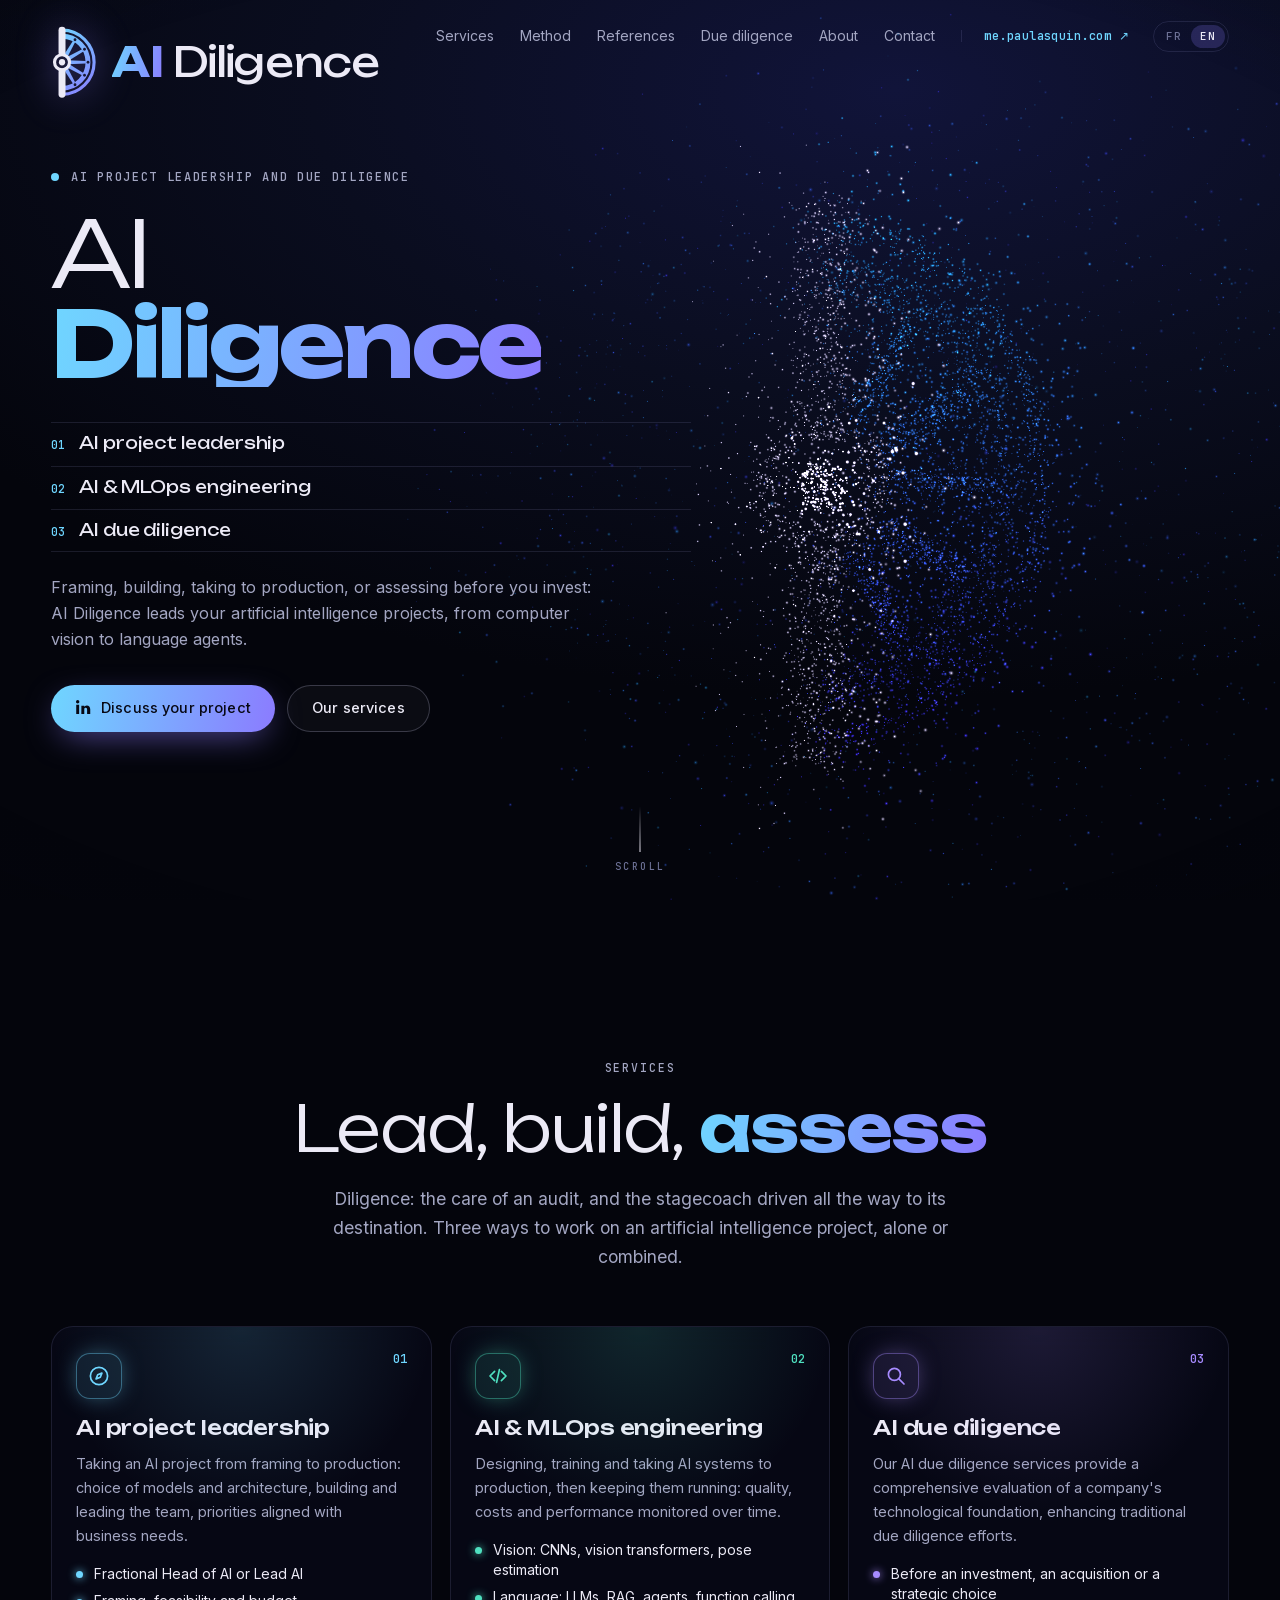
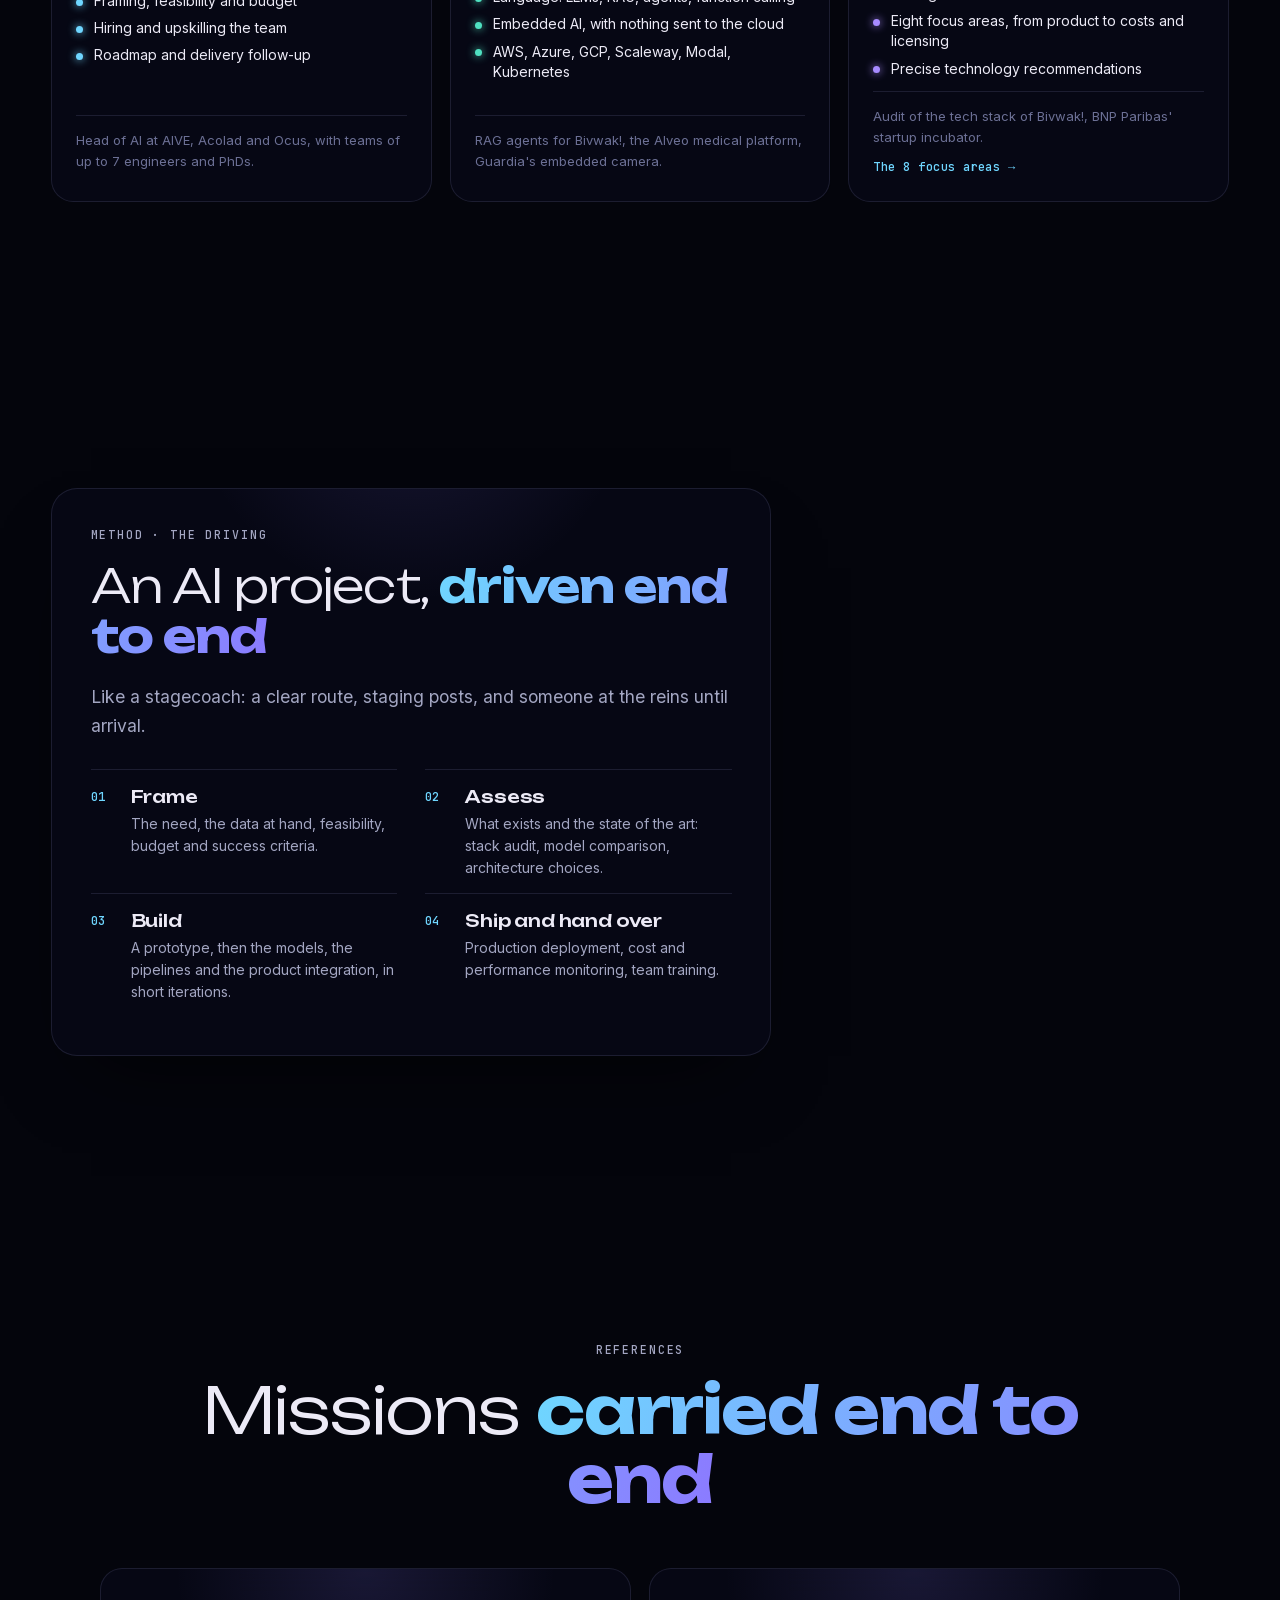
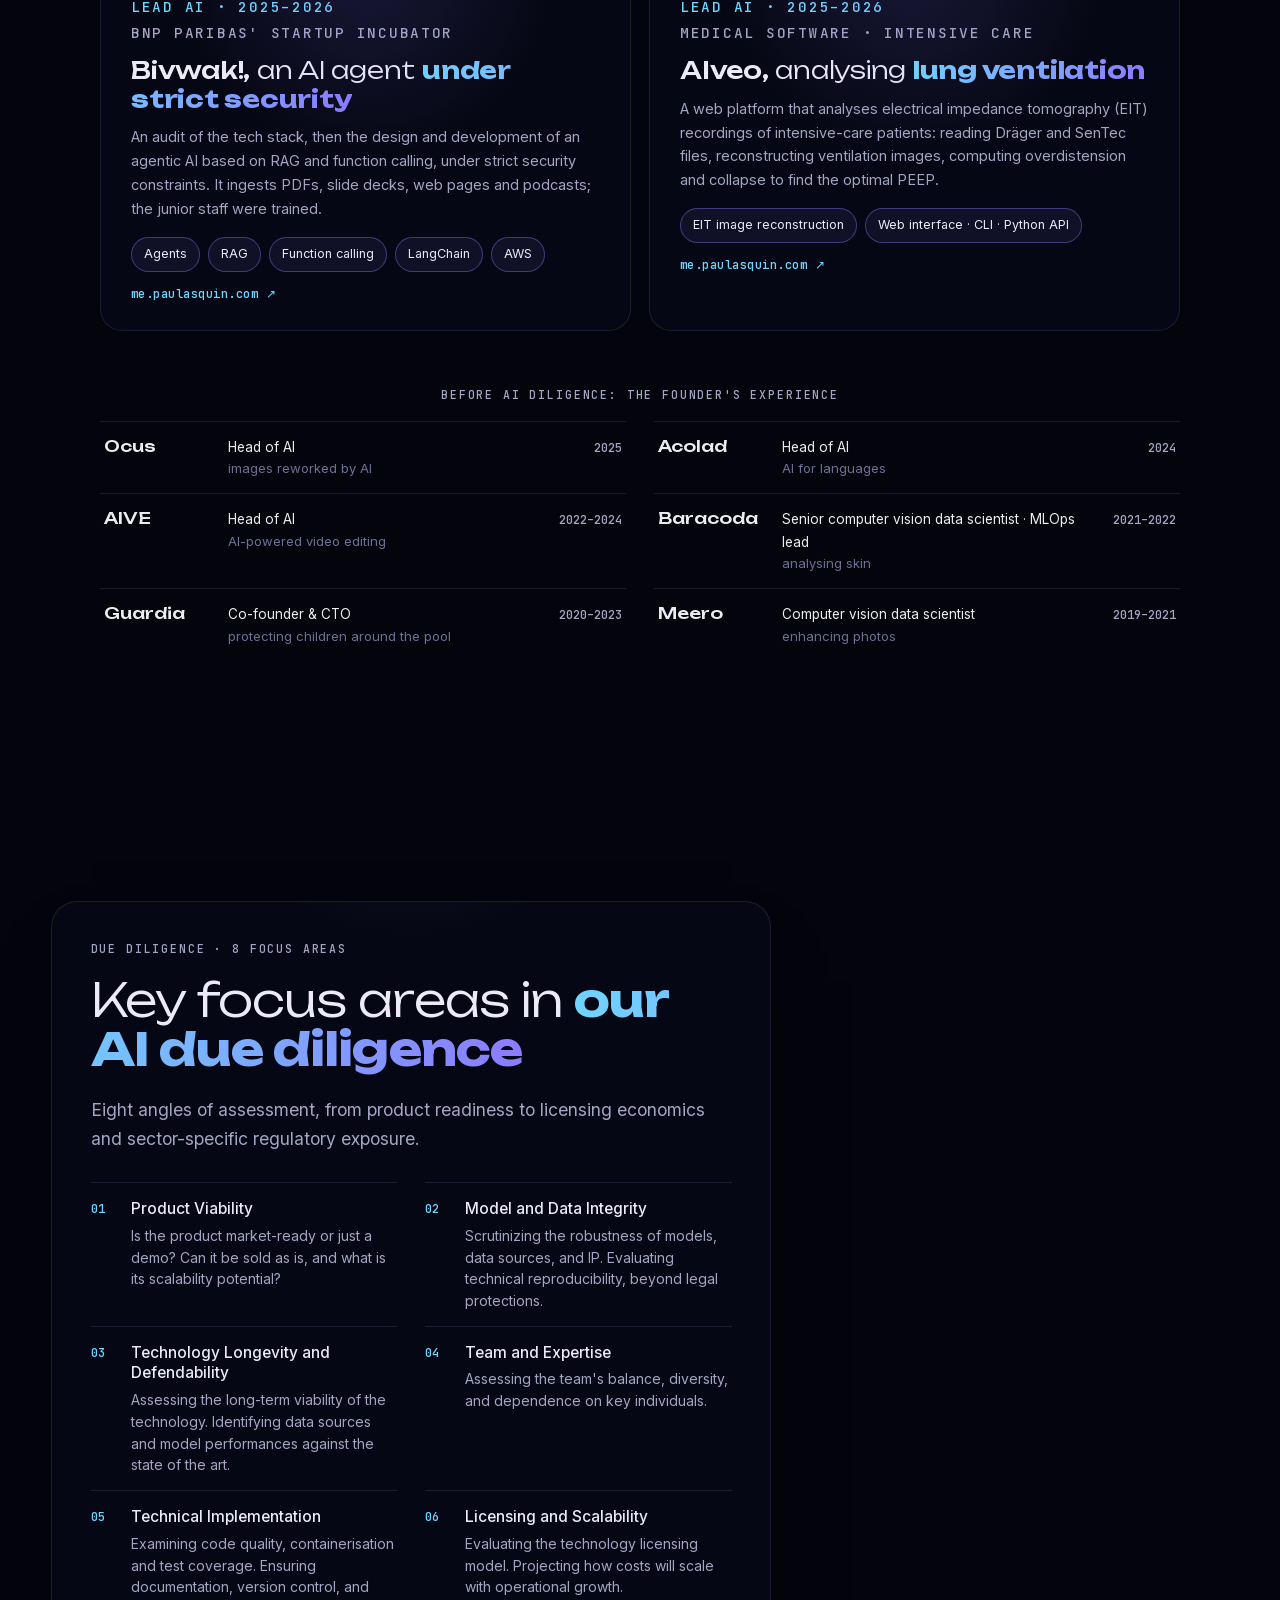
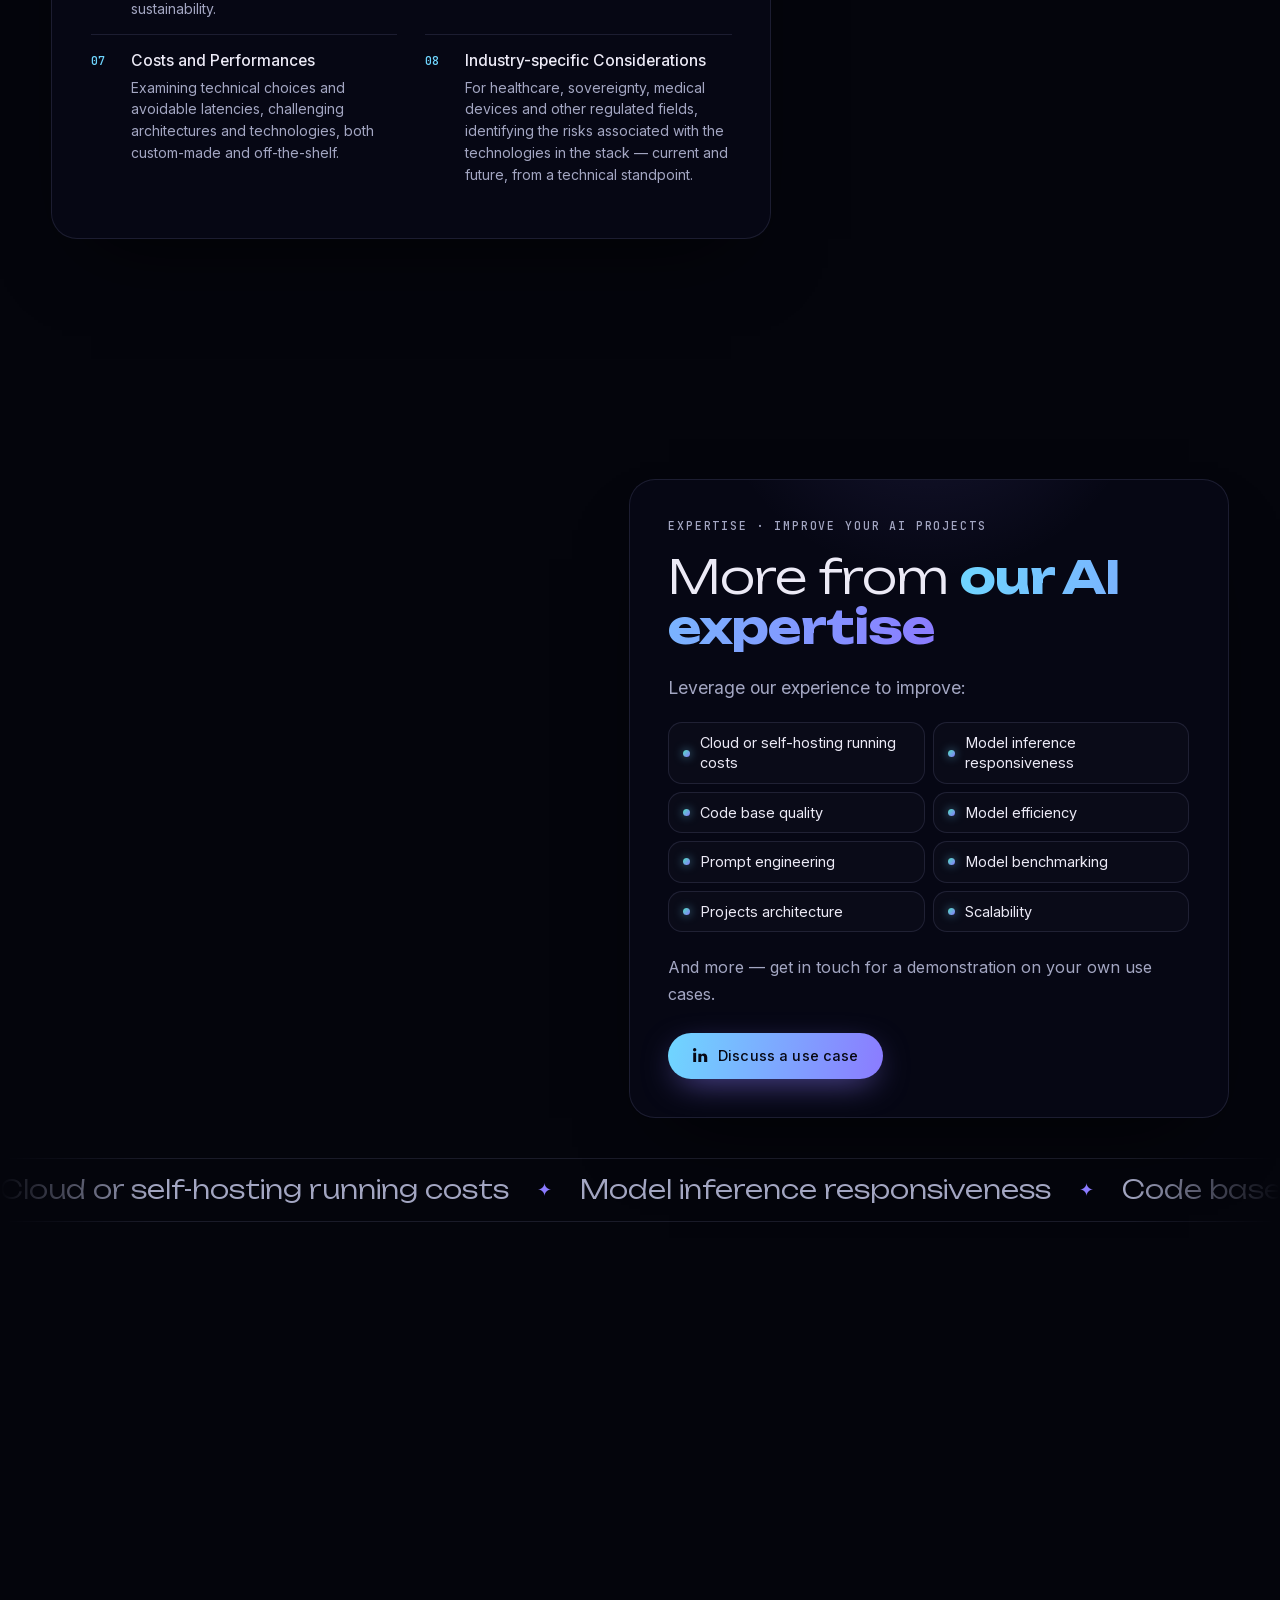
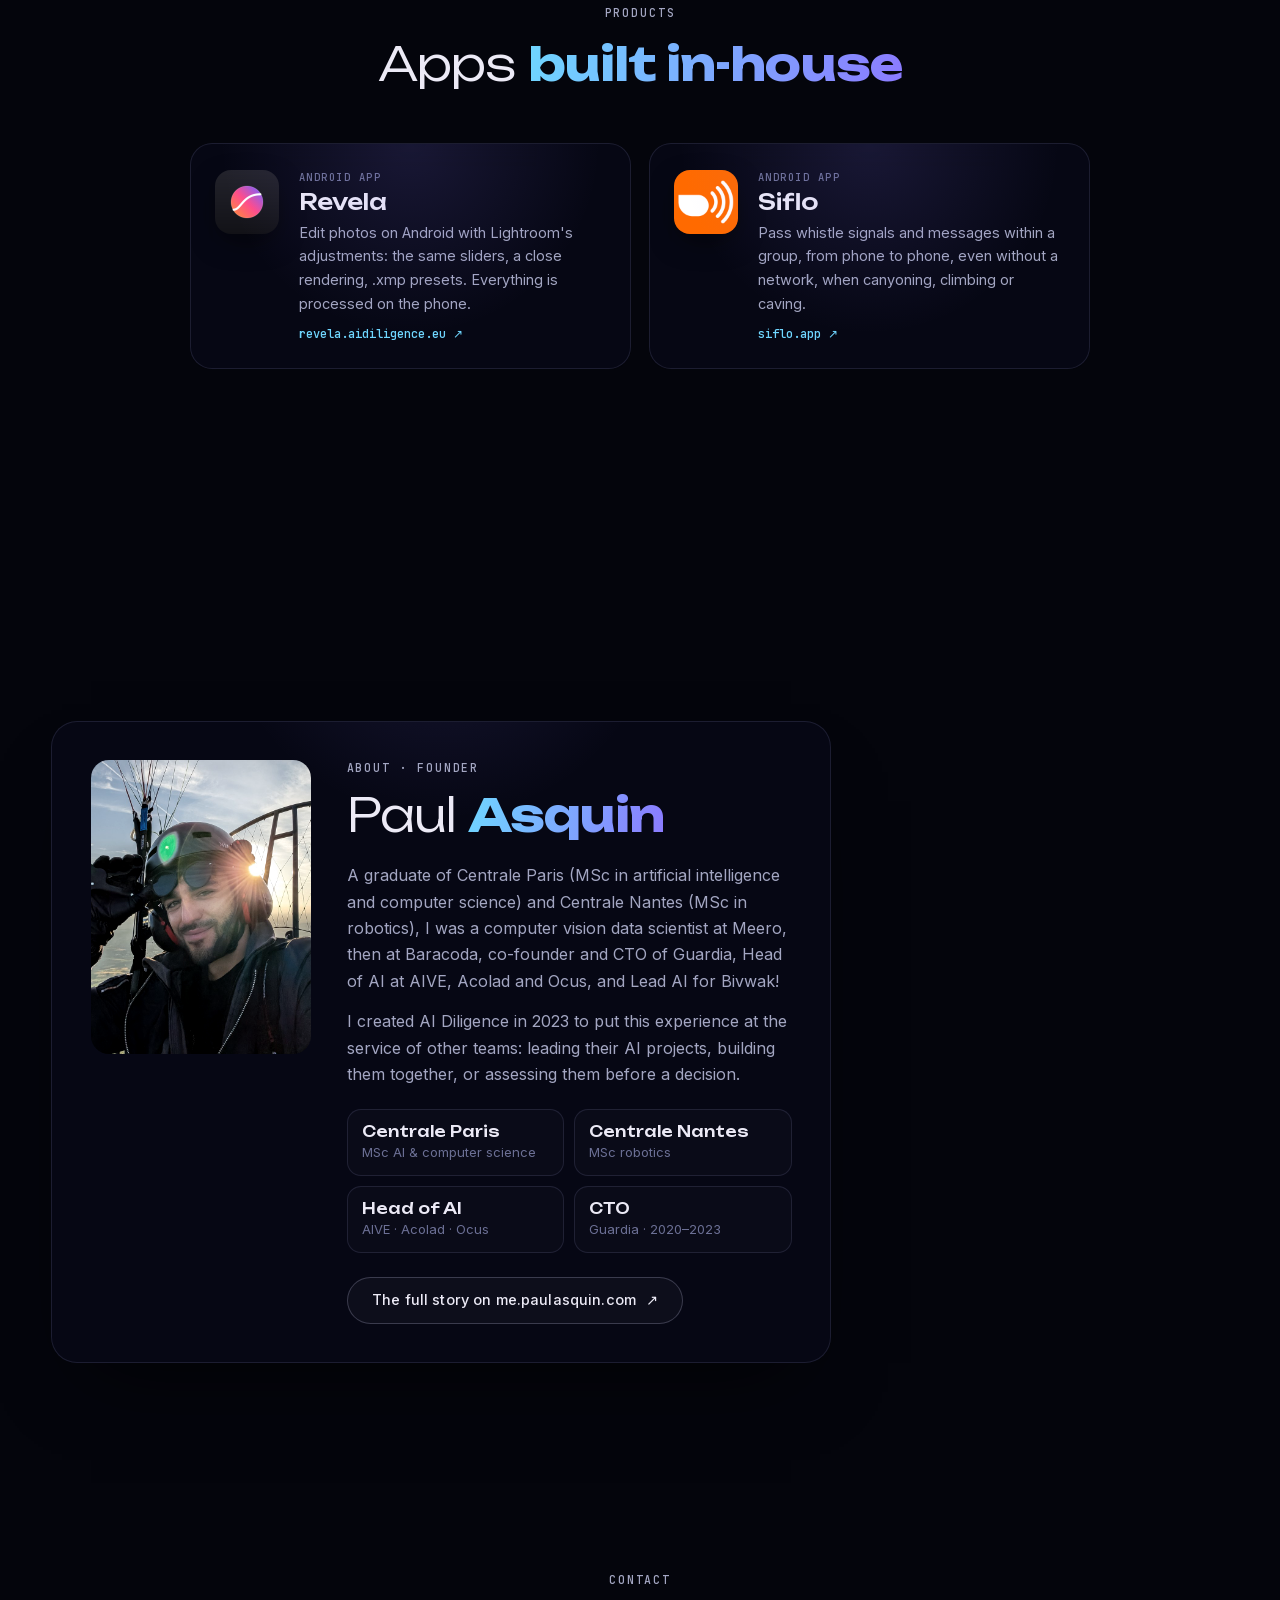
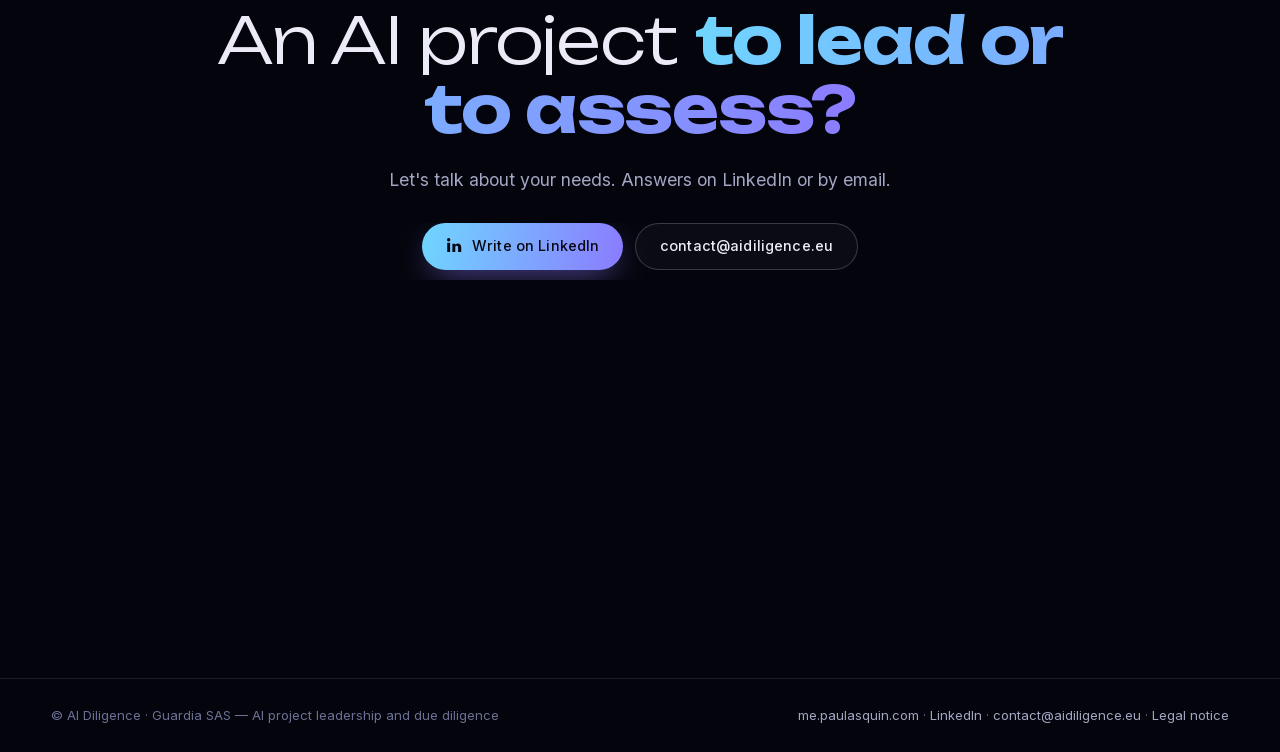
<file: index.html>
<!doctype html>
<html lang="fr">
<head>
  <meta charset="utf-8">
  <meta name="viewport" content="width=device-width, initial-scale=1">
  <title>AI Diligence — Conduite et audit de projets d'IA</title>
  <meta name="description" content="AI Diligence conduit, construit et audite des projets d&#x27;intelligence artificielle : conduite de projets IA, ingénierie IA et MLOps, due diligence de stack IA.">
  <meta name="theme-color" content="#04050c">
  <link rel="canonical" href="https://aidiligence.eu/">
  <link rel="alternate" hreflang="fr" href="https://aidiligence.eu/?lang=fr">
  <link rel="alternate" hreflang="en" href="https://aidiligence.eu/?lang=en">
  <link rel="alternate" hreflang="x-default" href="https://aidiligence.eu/">
  <meta property="og:type" content="website">
  <meta property="og:url" content="https://aidiligence.eu/">
  <meta property="og:title" content="AI Diligence — Conduite et audit de projets d'IA">
  <meta property="og:description" content="AI Diligence conduit, construit et audite des projets d&#x27;intelligence artificielle : conduite de projets IA, ingénierie IA et MLOps, due diligence de stack IA.">
  <meta property="og:image" content="https://aidiligence.eu/assets/og.jpg">
  <meta name="twitter:card" content="summary_large_image">
  <script>
    (function () {
      var ok = ['fr', 'en'], lang = null;
      try {
        var q = new URLSearchParams(location.search).get('lang');
        if (ok.indexOf(q) >= 0) { lang = q; localStorage.setItem('lang', q); }
        else if (ok.indexOf(localStorage.getItem('lang')) >= 0) lang = localStorage.getItem('lang');
      } catch (e) {}
      if (!lang) {
        var ls = navigator.languages || [navigator.language || ''];
        for (var i = 0; i < ls.length && !lang; i++) { var b = String(ls[i]).slice(0, 2).toLowerCase(); if (ok.indexOf(b) >= 0) lang = b; }
      }
      document.documentElement.lang = lang || 'en';
    })();
  </script>
  <script>
    (function () {
      var r = document.documentElement;
      try {
        if (sessionStorage.getItem('intro') || sessionStorage.getItem('scrollY') || location.hash
            || matchMedia('(prefers-reduced-motion: reduce)').matches) return;
        r.classList.add('intro');
        setTimeout(function () { if (!r.dataset.intro) r.classList.remove('intro'); }, 6000);
      } catch (e) {}
    })();
  </script>
  <link rel="icon" type="image/svg+xml" href="assets/img/favicon.svg">
  <link rel="apple-touch-icon" href="assets/img/icon-256.png">
  <link rel="preload" as="font" type="font/woff2" href="assets/fonts/unbounded-latin.woff2" crossorigin>
  <link rel="preload" as="font" type="font/woff2" href="assets/fonts/inter-latin.woff2" crossorigin>
  <link href="assets/css/style.css" rel="stylesheet">
  <script type="importmap">
  {
    "imports": {
      "three": "./assets/vendor/three.module.js"
    }
  }
  </script>
</head>
<body class="is-loading">
  <canvas id="field" class="field" aria-hidden="true"></canvas>
  <div class="veil" aria-hidden="true"></div>
  <div class="scroll-progress" aria-hidden="true"><span></span></div>

  <nav class="topnav" aria-label="Navigation principale" data-i18n-aria="nav.aria">
    <a href="#top" class="brand" aria-label="AI Diligence"><span class="brand-lockup"><svg class="brand-wheel" viewBox="-49.25 -49.25 98.5 98.5" aria-hidden="true"><defs><linearGradient id="iwg" gradientUnits="userSpaceOnUse" x1="-16" y1="-48" x2="50" y2="48"><stop offset="0" stop-color="#6fd6ff"/><stop offset="1" stop-color="#8b7bff"/></linearGradient><mask id="iwb" maskUnits="userSpaceOnUse" x="-49.25" y="-49.25" width="98.5" height="98.5"><rect x="-49.25" y="-49.25" width="98.5" height="98.5" fill="white"/><circle cx="37.25" cy="0.00" r="2" fill="black"/><circle cx="32.26" cy="18.62" r="2" fill="black"/><circle cx="18.63" cy="32.26" r="2" fill="black"/><circle cx="0.00" cy="37.25" r="2" fill="black"/><circle cx="-18.62" cy="32.26" r="2" fill="black"/><circle cx="-32.26" cy="18.62" r="2" fill="black"/><circle cx="-37.25" cy="0.00" r="2" fill="black"/><circle cx="-32.26" cy="-18.63" r="2" fill="black"/><circle cx="-18.63" cy="-32.26" r="2" fill="black"/><circle cx="-0.00" cy="-37.25" r="2" fill="black"/><circle cx="18.63" cy="-32.26" r="2" fill="black"/><circle cx="32.26" cy="-18.63" r="2" fill="black"/></mask></defs><g class="iw-roll"><g class="iw-back"><path d="M0 46 A46 46 0 0 1 0 -46" fill="none" stroke="url(#iwg)" stroke-width="4.5" stroke-linecap="round"/><path d="M0 37.25 A37.25 37.25 0 0 1 0 -37.25" fill="none" stroke="url(#iwg)" stroke-width="7" mask="url(#iwb)"/><path d="M-1.65 8.86 L-15.57 30.56 L-18.68 28.76 L-6.85 5.86" fill="url(#iwg)"/><path d="M-5.86 6.85 L-28.76 18.68 L-30.56 15.57 L-8.86 1.65" fill="url(#iwg)"/><path d="M-8.50 3.00 L-34.25 1.80 L-34.25 -1.80 L-8.50 -3.00" fill="url(#iwg)"/><path d="M-8.86 -1.65 L-30.56 -15.57 L-28.76 -18.68 L-5.86 -6.85" fill="url(#iwg)"/><path d="M-6.85 -5.86 L-18.68 -28.76 L-15.57 -30.56 L-1.65 -8.86" fill="url(#iwg)"/><path d="M3.00 8.50 L1.80 34.25 L-1.80 34.25 L-3.00 8.50" fill="url(#iwg)"/><path d="M-3.00 -8.50 L-1.80 -34.25 L1.80 -34.25 L3.00 -8.50" fill="url(#iwg)"/></g><g class="iw-front"><path d="M0 -46 A46 46 0 0 1 0 46" fill="none" stroke="url(#iwg)" stroke-width="4.5" stroke-linecap="round"/><path d="M0 -37.25 A37.25 37.25 0 0 1 0 37.25" fill="none" stroke="url(#iwg)" stroke-width="7" mask="url(#iwb)"/><path d="M1.65 -8.86 L15.57 -30.56 L18.68 -28.76 L6.85 -5.86" fill="url(#iwg)"/><path d="M5.86 -6.85 L28.76 -18.68 L30.56 -15.57 L8.86 -1.65" fill="url(#iwg)"/><path d="M8.50 -3.00 L34.25 -1.80 L34.25 1.80 L8.50 3.00" fill="url(#iwg)"/><path d="M8.86 1.65 L30.56 15.57 L28.76 18.68 L5.86 6.85" fill="url(#iwg)"/><path d="M6.85 5.86 L18.68 28.76 L15.57 30.56 L1.65 8.86" fill="url(#iwg)"/></g></g><g class="iw-axle"><line x1="0" y1="-46" x2="0" y2="-14" stroke="#eceaf6" stroke-width="10" stroke-linecap="round"/><line x1="0" y1="14" x2="0" y2="46" stroke="#eceaf6" stroke-width="10" stroke-linecap="round"/></g><path d="M-13 0 a13 13 0 1 0 26 0 a13 13 0 1 0 -26 0ZM-8.5 0 a8.5 8.5 0 1 0 17.0 0 a8.5 8.5 0 1 0 -17.0 0Z" fill-rule="evenodd" fill="#eceaf6"/><path d="M-4.5 0 a4.5 4.5 0 1 0 9.0 0 a4.5 4.5 0 1 0 -9.0 0Z" fill="#eceaf6"/></svg><span class="brand-text"><b>AI</b> Diligence</span></span></a>
    <div class="nav-links">
      <a href="#services">Services</a>
      <a href="#method" data-i18n="nav.method">Méthode</a>
      <a href="#references" data-i18n="nav.refs">Références</a>
      <a href="#due-diligence">Due diligence</a>
      <a href="#about" data-i18n="nav.about">À propos</a>
      <a href="#contact">Contact</a>
      <a class="nav-hub" href="https://me.paulasquin.com" target="_blank" rel="noopener">me.paulasquin.com ↗</a>
    </div>
    <div class="lang-switch" role="group" aria-label="Langue" data-i18n-aria="nav.lang">
      <button type="button" data-lang="fr">FR</button><button type="button" data-lang="en">EN</button>
    </div>
  </nav>

  <main>
    <!-- Hero -->
    <section id="top" class="scene hero" data-shape="mark" data-side="1">
      <div class="wrap">
        <div class="hero-content">
          <p class="eyebrow"><span class="pulse-dot"></span><span data-i18n="hero.eyebrow">Conduite et audit de projets d'IA</span></p>
          <h1 class="hero-title">
            <span class="ht-line"><span class="ht-word">AI</span></span>
            <span class="ht-line"><span class="ht-word ht-glow">Diligence</span></span>
          </h1>
          <ul class="service-lines">
            <li><span class="sl-num">01</span><span data-i18n="hero.l1">Conduite de projets IA</span></li>
            <li><span class="sl-num">02</span><span data-i18n="hero.l2">Ingénierie IA &amp; MLOps</span></li>
            <li><span class="sl-num">03</span><span data-i18n="hero.l3">Due diligence IA</span></li>
          </ul>
          <p class="hero-sub" data-i18n="hero.sub">Cadrer, construire, mettre en production, ou évaluer avant d'investir : AI Diligence conduit vos projets d'intelligence artificielle, de la vision par ordinateur aux agents de langage.</p>
          <div class="hero-cta">
            <a class="btn btn-primary magnetic" href="https://www.linkedin.com/in/paulasquin" target="_blank" rel="noopener noreferrer"><svg viewBox="0 0 448 512" aria-hidden="true"><path d="M100.28 448H7.4V148.9h92.88zM53.79 108.1C24.09 108.1 0 83.5 0 53.8a53.79 53.79 0 0 1 107.58 0c0 29.7-24.1 54.3-53.79 54.3zM447.9 448h-92.68V302.4c0-34.7-12.4-58.4-43.4-58.4-23.7 0-37.8 15.9-44 31.3-2.3 5.5-2.9 13.2-2.9 20.9V448h-92.8s1.2-241.1 0-266.1h92.8v37.7c12.3-19 34.4-46.1 83.7-46.1 61.1 0 106.9 39.9 106.9 125.7V448z"/></svg><span data-i18n="hero.cta1">Parler de votre projet</span></a>
            <a href="#services" class="btn btn-ghost magnetic"><span data-i18n="hero.cta2">Nos services</span></a>
          </div>
        </div>
      </div>
      <div class="scroll-cue" aria-hidden="true"><span></span><i data-i18n="hero.scroll">Défiler</i></div>
    </section>

    <!-- Services -->
    <section id="services" class="scene scene-short" data-shape="galaxy" data-side="0">
      <div class="wrap">
        <div class="intro reveal">
          <p class="kicker" data-i18n="sv.k">Services</p>
          <h2 class="title title-xl" data-i18n="sv.t">Conduire, construire, <em>évaluer</em></h2>
          <p class="lede center" data-i18n="sv.p">Diligence : le soin de l'audit, et la voiture qu'on mène jusqu'à destination. Trois façons d'intervenir sur un projet d'intelligence artificielle, seules ou combinées.</p>
        </div>
        <div class="tiles offers">
          <article class="tile offer reveal" style="--accent:#6fd6ff">
            <span class="pillar-icon"><svg viewBox="0 0 24 24" aria-hidden="true"><circle cx="12" cy="12" r="8.6"/><path d="M14.9 9.1l-1.6 4.2-4.2 1.6 1.6-4.2z"/></svg></span>
            <span class="offer-num">01</span>
            <h3 data-i18n="sv.lead.t">Conduite de projets IA</h3>
            <p data-i18n="sv.lead.p">Faire aboutir un projet d'IA, du cadrage à la mise en production : choix des modèles et de l'architecture, constitution et encadrement de l'équipe, priorités alignées sur les besoins du métier.</p>
            <ul class="offer-list">
              <li data-i18n="sv.lead.b1">Head of AI ou Lead AI à temps partagé</li>
              <li data-i18n="sv.lead.b2">Cadrage, faisabilité et budget</li>
              <li data-i18n="sv.lead.b3">Recrutement et montée en compétence de l'équipe</li>
              <li data-i18n="sv.lead.b4">Feuille de route et suivi de la livraison</li>
            </ul>
            <p class="offer-proof" data-i18n="sv.lead.proof">Head of AI chez AIVE, Acolad et Ocus, avec des équipes jusqu'à 7 ingénieurs et docteurs.</p>
          </article>
          <article class="tile offer reveal" style="--accent:#4fe0c0">
            <span class="pillar-icon"><svg viewBox="0 0 24 24" aria-hidden="true"><path d="M8.6 7.4L4 12l4.6 4.6M15.4 7.4L20 12l-4.6 4.6M13.4 5.6l-2.8 12.8"/></svg></span>
            <span class="offer-num">02</span>
            <h3 data-i18n="sv.build.t">Ingénierie IA &amp; MLOps</h3>
            <p data-i18n="sv.build.p">Concevoir, entraîner et mettre en production des systèmes d'IA, puis les faire vivre : qualité, coûts et performances suivis dans la durée.</p>
            <ul class="offer-list">
              <li data-i18n="sv.build.b1">Vision : CNN, vision transformers, estimation de pose</li>
              <li data-i18n="sv.build.b2">Langage : LLM, RAG, agents, appels de fonctions</li>
              <li data-i18n="sv.build.b3">IA embarquée, sans envoi dans le cloud</li>
              <li data-i18n="sv.build.b4">AWS, Azure, GCP, Scaleway, Modal, Kubernetes</li>
            </ul>
            <p class="offer-proof" data-i18n="sv.build.proof">Agents RAG pour Bivwak!, plateforme médicale Alveo, caméra embarquée de Guardia.</p>
          </article>
          <article class="tile offer reveal" style="--accent:#a78bff">
            <span class="pillar-icon"><svg viewBox="0 0 24 24" aria-hidden="true"><circle cx="10.4" cy="10.4" r="6"/><path d="M14.9 14.9L20 20"/></svg></span>
            <span class="offer-num">03</span>
            <h3 data-i18n="sv.audit.t">Due diligence IA</h3>
            <p data-i18n="sv.audit.p">Nos services de due diligence IA offrent une évaluation complète des fondations technologiques d'une entreprise, en complément de la due diligence traditionnelle.</p>
            <ul class="offer-list">
              <li data-i18n="sv.audit.b1">Avant un investissement, une acquisition ou un choix stratégique</li>
              <li data-i18n="sv.audit.b2">Huit axes, du produit aux coûts et aux licences</li>
              <li data-i18n="sv.audit.b3">Des recommandations techniques précises</li>
            </ul>
            <p class="offer-proof" data-i18n="sv.audit.proof">Audit de la stack technique de Bivwak!, l'incubateur de start-up de BNP Paribas.</p>
            <a class="offer-link" href="#due-diligence"><span data-i18n="sv.audit.more">Les 8 axes d'audit</span> <span class="arrow">→</span></a>
          </article>
        </div>
      </div>
    </section>

    <!-- Method -->
    <section id="method" class="scene" data-shape="path" data-side="1">
      <div class="wrap">
        <div class="card card-wide reveal">
          <p class="kicker" data-i18n="st.k">Méthode · la conduite</p>
          <h2 class="title" data-i18n="st.t">Un projet d'IA, <em>conduit de bout en bout</em></h2>
          <p class="lede" data-i18n="st.p">Comme une diligence : un itinéraire clair, des relais, et quelqu'un aux rênes jusqu'à l'arrivée.</p>
          <ol class="steps">
            <li class="step">
              <span class="step-num">01</span>
              <h3 data-i18n="st1.t">Cadrer</h3>
              <p data-i18n="st1.p">Le besoin, les données disponibles, la faisabilité, le budget et les critères de réussite.</p>
            </li>
            <li class="step">
              <span class="step-num">02</span>
              <h3 data-i18n="st2.t">Évaluer</h3>
              <p data-i18n="st2.p">L'existant et l'état de l'art : audit de la stack, comparaison de modèles, choix d'architecture.</p>
            </li>
            <li class="step">
              <span class="step-num">03</span>
              <h3 data-i18n="st3.t">Construire</h3>
              <p data-i18n="st3.p">Un prototype, puis les modèles, les pipelines et l'intégration au produit, par itérations courtes.</p>
            </li>
            <li class="step">
              <span class="step-num">04</span>
              <h3 data-i18n="st4.t">Livrer et transmettre</h3>
              <p data-i18n="st4.p">La mise en production, le suivi des coûts et des performances, la formation des équipes.</p>
            </li>
          </ol>
        </div>
      </div>
    </section>

    <!-- References -->
    <section id="references" class="scene" data-shape="net" data-side="-1">
      <div class="wrap">
        <div class="intro reveal">
          <p class="kicker" data-i18n="rf.k">Références</p>
          <h2 class="title title-xl" data-i18n="rf.t">Des missions <em>menées de bout en bout</em></h2>
        </div>
        <div class="tiles missions">
          <article class="tile mission reveal">
            <p class="mission-tag"><b><span data-i18n="ms1.role">Lead AI · 2025–2026</span></b><span data-i18n="ms1.ctx">Incubateur de start-up de BNP Paribas</span></p>
            <h3><span class="mission-name">Bivwak!,</span> <span data-i18n="ms1.t">un agent IA <em>sous haute sécurité</em></span></h3>
            <p data-i18n="ms1.p">Audit de la stack technique, puis conception et développement d'une IA agentique fondée sur du RAG et des appels de fonctions, sous de fortes contraintes de sécurité. Elle ingère des PDF, des présentations, des pages web et des podcasts ; les profils juniors ont été formés.</p>
            <ul class="chips"><li data-i18n="ms1.c1">Agents</li><li data-i18n="ms1.c2">RAG</li><li data-i18n="ms1.c3">Appel de fonctions</li><li data-i18n="ms1.c4">LangChain</li><li data-i18n="ms1.c5">AWS</li></ul>
            <a class="offer-link" href="https://me.paulasquin.com/#bivwak" target="_blank" rel="noopener">me.paulasquin.com <span class="arrow">↗</span></a>
          </article>
          <article class="tile mission reveal">
            <p class="mission-tag"><b><span data-i18n="ms2.role">Lead AI · 2025–2026</span></b><span data-i18n="ms2.ctx">Logiciel médical · réanimation</span></p>
            <h3><span class="mission-name">Alveo,</span> <span data-i18n="ms2.t">analyser <em>la ventilation pulmonaire</em></span></h3>
            <p data-i18n="ms2.p">Une plateforme web qui analyse les enregistrements de tomographie par impédance électrique (EIT) des patients en réanimation : lecture des fichiers Dräger et SenTec, reconstruction des images de ventilation, calcul de la surdistension et du collapsus pour déterminer la PEP optimale.</p>
            <ul class="chips"><li data-i18n="ms2.c1">Reconstruction d'images EIT</li><li data-i18n="ms2.c2">Interface web · CLI · API Python</li></ul>
            <a class="offer-link" href="https://me.paulasquin.com/#alveo" target="_blank" rel="noopener">me.paulasquin.com <span class="arrow">↗</span></a>
          </article>
        </div>
        <div class="xp reveal">
          <p class="kicker" data-i18n="xp.k">Avant AI Diligence : l'expérience du fondateur</p>
          <ul class="xp-list">
            <li><a href="https://me.paulasquin.com/#ocus" target="_blank" rel="noopener"><span class="xp-name">Ocus</span><span class="xp-role" data-i18n="xp1.role">Head of AI</span><span class="xp-what" data-i18n="xp1.what">l'image retravaillée par l'IA</span><span class="xp-year">2025</span></a></li>
            <li><a href="https://me.paulasquin.com/#acolad" target="_blank" rel="noopener"><span class="xp-name">Acolad</span><span class="xp-role" data-i18n="xp2.role">Head of AI</span><span class="xp-what" data-i18n="xp2.what">l'IA au service des langues</span><span class="xp-year">2024</span></a></li>
            <li><a href="https://me.paulasquin.com/#aive" target="_blank" rel="noopener"><span class="xp-name">AIVE</span><span class="xp-role" data-i18n="xp3.role">Head of AI</span><span class="xp-what" data-i18n="xp3.what">le montage vidéo par l'IA</span><span class="xp-year">2022–2024</span></a></li>
            <li><a href="https://me.paulasquin.com/#baracoda" target="_blank" rel="noopener"><span class="xp-name">Baracoda</span><span class="xp-role" data-i18n="xp4.role">Data scientist senior en vision · Lead MLOps</span><span class="xp-what" data-i18n="xp4.what">analyser la peau</span><span class="xp-year">2021–2022</span></a></li>
            <li><a href="https://me.paulasquin.com/#guardia" target="_blank" rel="noopener"><span class="xp-name">Guardia</span><span class="xp-role" data-i18n="xp5.role">Cofondateur &amp; CTO</span><span class="xp-what" data-i18n="xp5.what">protéger les enfants au bord de la piscine</span><span class="xp-year">2020–2023</span></a></li>
            <li><a href="https://me.paulasquin.com/#meero" target="_blank" rel="noopener"><span class="xp-name">Meero</span><span class="xp-role" data-i18n="xp6.role">Data scientist en vision par ordinateur</span><span class="xp-what" data-i18n="xp6.what">sublimer les photos</span><span class="xp-year">2019–2021</span></a></li>
          </ul>
        </div>
      </div>
    </section>

    <!-- Focus areas -->
    <section id="due-diligence" class="scene" data-shape="stack" data-side="1">
      <div class="wrap">
        <div class="card card-wide reveal">
          <p class="kicker" data-i18n="fa.k">Due diligence · 8 axes</p>
          <h2 class="title" data-i18n="fa.t">Les axes clés de <em>notre due diligence IA</em></h2>
          <p class="lede" data-i18n="fa.p">Huit angles d'évaluation, de la maturité du produit à l'économie des licences et à l'exposition réglementaire propre à chaque secteur.</p>
          <div class="focus">
            <div class="focus-item">
              <span class="fi-num">01</span>
              <h3 data-i18n="fa1.t">Viabilité du produit</h3>
              <p data-i18n="fa1.p">Le produit est-il prêt pour le marché, ou n'est-ce qu'une démo ? Peut-il être vendu en l'état, et quel est son potentiel de passage à l'échelle ?</p>
            </div>
            <div class="focus-item">
              <span class="fi-num">02</span>
              <h3 data-i18n="fa2.t">Intégrité des modèles et des données</h3>
              <p data-i18n="fa2.p">Examiner la robustesse des modèles, des sources de données et de la propriété intellectuelle. Évaluer la reproductibilité technique, au-delà des protections juridiques.</p>
            </div>
            <div class="focus-item">
              <span class="fi-num">03</span>
              <h3 data-i18n="fa3.t">Pérennité et défendabilité de la technologie</h3>
              <p data-i18n="fa3.p">Évaluer la viabilité de la technologie à long terme. Identifier les sources de données et situer les performances des modèles par rapport à l'état de l'art.</p>
            </div>
            <div class="focus-item">
              <span class="fi-num">04</span>
              <h3 data-i18n="fa4.t">Équipe et expertise</h3>
              <p data-i18n="fa4.p">Évaluer l'équilibre et la diversité de l'équipe, et sa dépendance à des personnes clés.</p>
            </div>
            <div class="focus-item">
              <span class="fi-num">05</span>
              <h3 data-i18n="fa5.t">Mise en œuvre technique</h3>
              <p data-i18n="fa5.p">Examiner la qualité du code, la conteneurisation et la couverture de tests. S'assurer de la documentation, du versionnement et de la pérennité.</p>
            </div>
            <div class="focus-item">
              <span class="fi-num">06</span>
              <h3 data-i18n="fa6.t">Licences et passage à l'échelle</h3>
              <p data-i18n="fa6.p">Évaluer le modèle de licence de la technologie. Projeter l'évolution des coûts avec la croissance de l'activité.</p>
            </div>
            <div class="focus-item">
              <span class="fi-num">07</span>
              <h3 data-i18n="fa7.t">Coûts et performances</h3>
              <p data-i18n="fa7.p">Examiner les choix techniques et les latences évitables, challenger les architectures et les technologies, développées sur mesure ou sur étagère.</p>
            </div>
            <div class="focus-item">
              <span class="fi-num">08</span>
              <h3 data-i18n="fa8.t">Spécificités sectorielles</h3>
              <p data-i18n="fa8.p">Pour la santé, la souveraineté, les dispositifs médicaux et les autres secteurs réglementés, identifier les risques liés aux technologies de la stack — actuels et futurs, d'un point de vue technique.</p>
            </div>
          </div>
        </div>
      </div>
    </section>

    <!-- Expertise -->
    <section id="expertise" class="scene" data-shape="orb" data-side="-1">
      <div class="wrap wrap-right">
        <div class="card reveal">
          <p class="kicker" data-i18n="ex.k">Expertise · améliorer vos projets d'IA</p>
          <h2 class="title" data-i18n="ex.t">Plus de notre <em>expertise IA</em></h2>
          <p class="lede" data-i18n="ex.p">Profitez de notre expérience pour améliorer :</p>
          <ul class="caps">
              <li data-i18n="cap1">Coûts d'exploitation, cloud ou auto-hébergé</li>
              <li data-i18n="cap2">Réactivité de l'inférence des modèles</li>
              <li data-i18n="cap3">Qualité du code</li>
              <li data-i18n="cap4">Efficacité des modèles</li>
              <li data-i18n="cap5">Prompt engineering</li>
              <li data-i18n="cap6">Benchmark de modèles</li>
              <li data-i18n="cap7">Architecture des projets</li>
              <li data-i18n="cap8">Passage à l'échelle</li>
          </ul>
          <p class="more" data-i18n="ex.more">Et plus encore — contactez-nous pour une démonstration sur vos propres cas d'usage.</p>
          <div class="card-cta"><a class="btn btn-primary magnetic" href="https://www.linkedin.com/in/paulasquin" target="_blank" rel="noopener noreferrer"><svg viewBox="0 0 448 512" aria-hidden="true"><path d="M100.28 448H7.4V148.9h92.88zM53.79 108.1C24.09 108.1 0 83.5 0 53.8a53.79 53.79 0 0 1 107.58 0c0 29.7-24.1 54.3-53.79 54.3zM447.9 448h-92.68V302.4c0-34.7-12.4-58.4-43.4-58.4-23.7 0-37.8 15.9-44 31.3-2.3 5.5-2.9 13.2-2.9 20.9V448h-92.8s1.2-241.1 0-266.1h92.8v37.7c12.3-19 34.4-46.1 83.7-46.1 61.1 0 106.9 39.9 106.9 125.7V448z"/></svg><span data-i18n="ex.cta">Parler d'un cas d'usage</span></a></div>
        </div>
      </div>
      <div class="marquee" aria-hidden="true">
        <div class="marquee-track">
          <span data-i18n="mq1">Coûts d'exploitation, cloud ou auto-hébergé</span><b>✦</b>
          <span data-i18n="mq2">Réactivité de l'inférence des modèles</span><b>✦</b>
          <span data-i18n="mq3">Qualité du code</span><b>✦</b>
          <span data-i18n="mq4">Efficacité des modèles</span><b>✦</b>
          <span data-i18n="mq5">Prompt engineering</span><b>✦</b>
          <span data-i18n="mq6">Benchmark de modèles</span><b>✦</b>
          <span data-i18n="mq7">Architecture des projets</span><b>✦</b>
          <span data-i18n="mq8">Passage à l'échelle</span><b>✦</b>
        </div>
      </div>
    </section>

    <!-- Products -->
    <section id="products" class="scene scene-short" data-shape="galaxy" data-side="0">
      <div class="wrap">
        <div class="intro reveal">
          <p class="kicker" data-i18n="pr.k">Produits</p>
          <h2 class="title" data-i18n="pr.t">Des applications <em>développées en interne</em></h2>
        </div>
        <div class="tiles products">
          <a class="tile product reveal" href="https://revela.aidiligence.eu" target="_blank" rel="noopener">
            <img src="assets/img/revela.png" alt="" width="64" height="64" loading="lazy">
            <span class="product-body">
              <span class="product-tag" data-i18n="pr1.tag">Application Android</span>
              <span class="product-name">Revela</span>
              <span class="product-text" data-i18n="pr1.p">Retoucher ses photos sur Android avec les réglages de Lightroom : mêmes curseurs, rendu proche, préréglages .xmp. Tout est traité sur le téléphone.</span>
              <span class="product-link">revela.aidiligence.eu ↗</span>
            </span>
          </a>
          <a class="tile product reveal" href="https://siflo.app" target="_blank" rel="noopener">
            <img src="assets/img/siflo.png" alt="" width="64" height="64" loading="lazy">
            <span class="product-body">
              <span class="product-tag" data-i18n="pr2.tag">Application Android</span>
              <span class="product-name">Siflo</span>
              <span class="product-text" data-i18n="pr2.p">Transmettre les signaux de sifflet et les messages d'un groupe, de téléphone à téléphone, même sans réseau, en canyon, en escalade ou en spéléo.</span>
              <span class="product-link">siflo.app ↗</span>
            </span>
          </a>
        </div>
      </div>
    </section>

    <!-- About -->
    <section id="about" class="scene" data-shape="mark" data-side="1">
      <div class="wrap">
        <div class="card about reveal">
          <img class="portrait" src="assets/img/paul-asquin.jpg" alt="Paul Asquin" loading="lazy" width="720" height="960">
          <div>
            <p class="kicker" data-i18n="ab.k">À propos · Fondateur</p>
            <h2 class="title">Paul <em>Asquin</em></h2>
            <p data-i18n="ab.p1">Diplômé de Centrale Paris (MSc en intelligence artificielle et informatique) et de Centrale Nantes (MSc en robotique), j'ai été data scientist en vision par ordinateur chez Meero puis chez Baracoda, cofondateur et CTO de Guardia, Head of AI chez AIVE, Acolad et Ocus, et Lead AI pour Bivwak!</p>
            <p data-i18n="ab.p2">J'ai créé AI Diligence en 2023 pour mettre cette expérience au service d'autres équipes : conduire leurs projets d'IA, les construire avec elles, ou les évaluer avant une décision.</p>
            <ul class="facts">
              <li><b>Centrale Paris</b><span data-i18n="ab.f1">MSc IA &amp; informatique</span></li>
              <li><b>Centrale Nantes</b><span data-i18n="ab.f2">MSc robotique</span></li>
              <li><b>Head of AI</b><span data-i18n="ab.f3">AIVE · Acolad · Ocus</span></li>
              <li><b>CTO</b><span data-i18n="ab.f4">Guardia · 2020–2023</span></li>
            </ul>
            <p class="card-cta"><a class="btn btn-ghost magnetic" href="https://me.paulasquin.com" target="_blank" rel="noopener"><span data-i18n="ab.hub">Tout le parcours sur me.paulasquin.com</span><span class="arrow">↗</span></a></p>
          </div>
        </div>
      </div>
    </section>

    <!-- Contact -->
    <section id="contact" class="scene contact" data-shape="galaxy" data-side="0">
      <div class="wrap">
        <div class="intro reveal">
          <p class="kicker" data-i18n="ct.k">Contact</p>
          <h2 class="title title-xl" data-i18n="ct.t">Un projet d'IA <em>à conduire ou à évaluer ?</em></h2>
          <p class="lede center" data-i18n="ct.p">Parlons de votre besoin. Réponse sur LinkedIn ou par e-mail.</p>
          <div class="hero-cta center">
            <a class="btn btn-primary magnetic" href="https://www.linkedin.com/in/paulasquin" target="_blank" rel="noopener noreferrer"><svg viewBox="0 0 448 512" aria-hidden="true"><path d="M100.28 448H7.4V148.9h92.88zM53.79 108.1C24.09 108.1 0 83.5 0 53.8a53.79 53.79 0 0 1 107.58 0c0 29.7-24.1 54.3-53.79 54.3zM447.9 448h-92.68V302.4c0-34.7-12.4-58.4-43.4-58.4-23.7 0-37.8 15.9-44 31.3-2.3 5.5-2.9 13.2-2.9 20.9V448h-92.8s1.2-241.1 0-266.1h92.8v37.7c12.3-19 34.4-46.1 83.7-46.1 61.1 0 106.9 39.9 106.9 125.7V448z"/></svg><span data-i18n="ct.cta">Écrire sur LinkedIn</span></a>
            <a class="btn btn-ghost magnetic" href="mailto:contact@aidiligence.eu">contact@aidiligence.eu</a>
          </div>
        </div>
      </div>
      <footer class="footer">
        <span>© AI Diligence · Guardia SAS — <span data-i18n="ft.tag">Conduite et audit de projets d'IA</span></span>
        <span><a href="https://me.paulasquin.com" target="_blank" rel="noopener">me.paulasquin.com</a> · <a href="https://www.linkedin.com/in/paulasquin" target="_blank" rel="noopener noreferrer">LinkedIn</a> · <a href="mailto:contact@aidiligence.eu">contact@aidiligence.eu</a> · <a href="legal/" data-i18n="ft.legal">Mentions légales</a></span>
      </footer>
    </section>
  </main>

  <script src="assets/vendor/gsap.min.js"></script>
  <script src="assets/vendor/ScrollTrigger.min.js"></script>
  <script src="assets/vendor/lenis.min.js"></script>
  <script type="module" src="assets/js/main.js"></script>
</body>
</html>
</file>
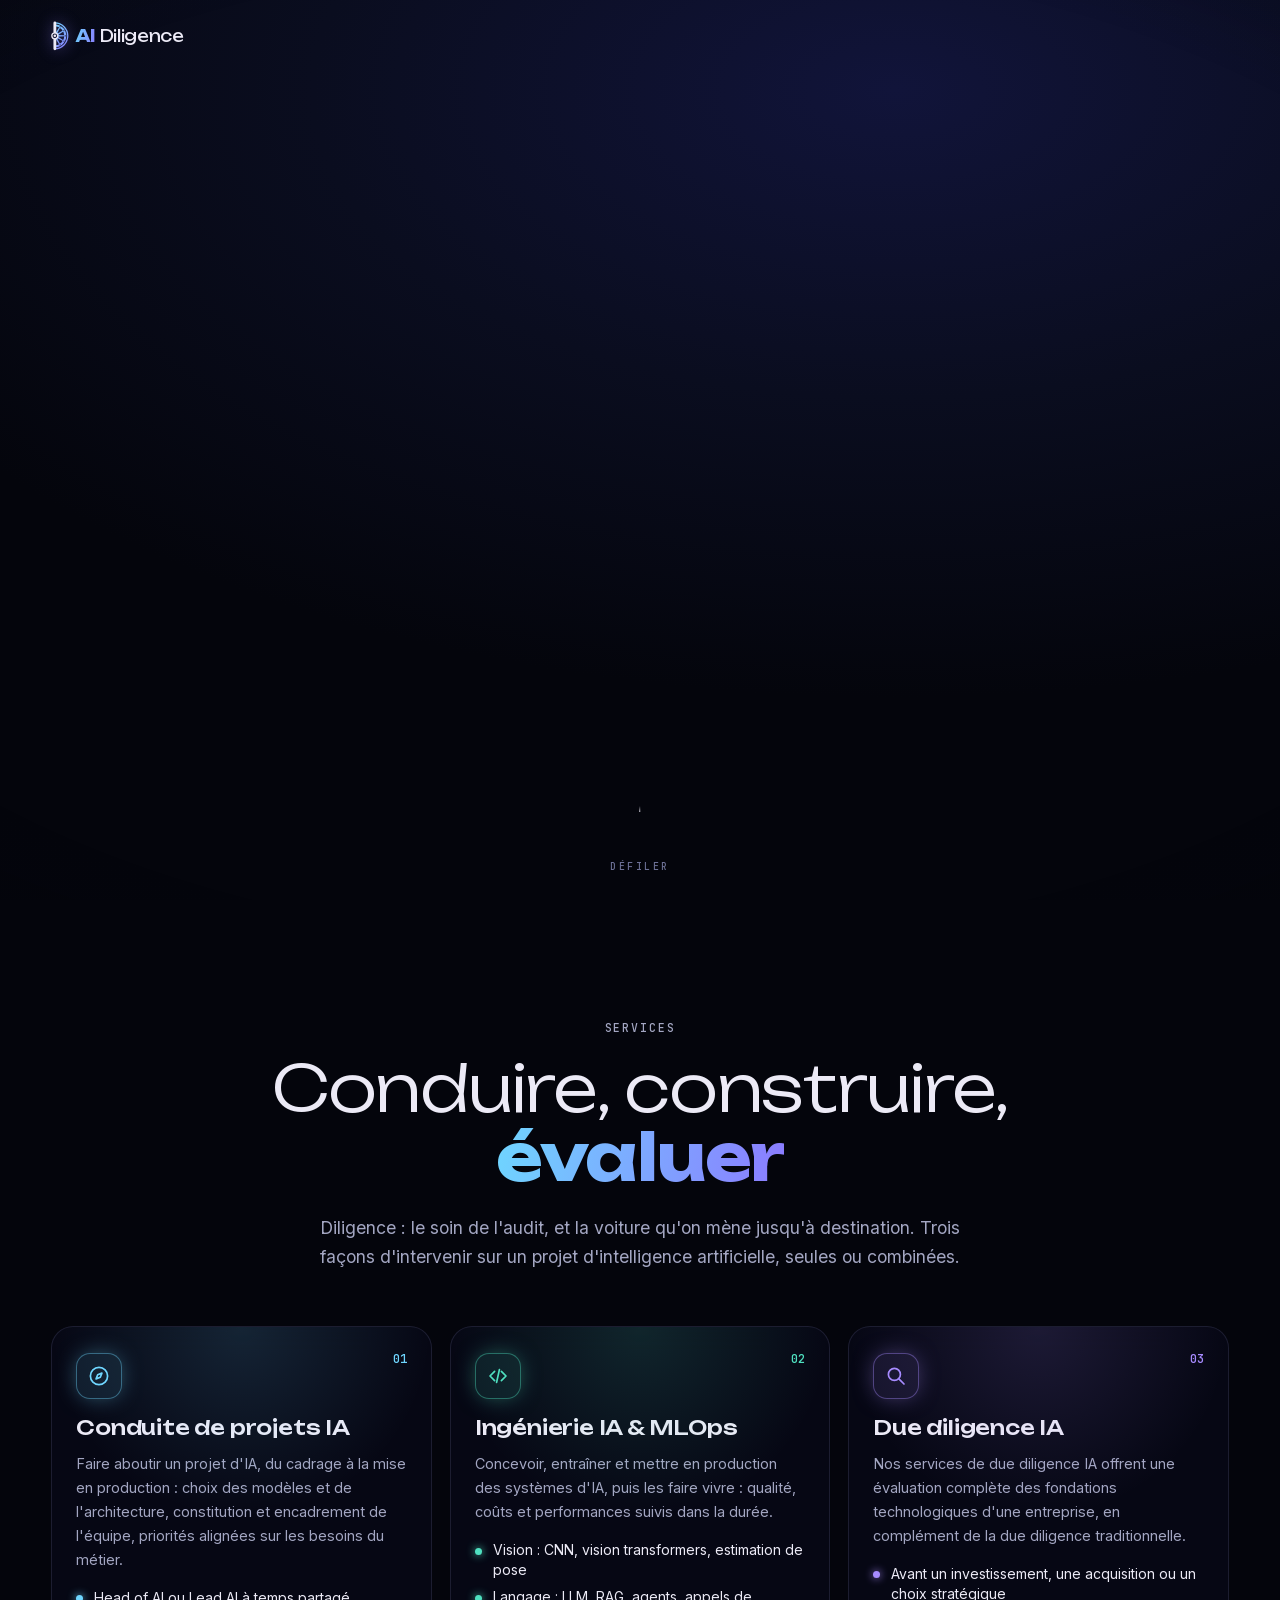
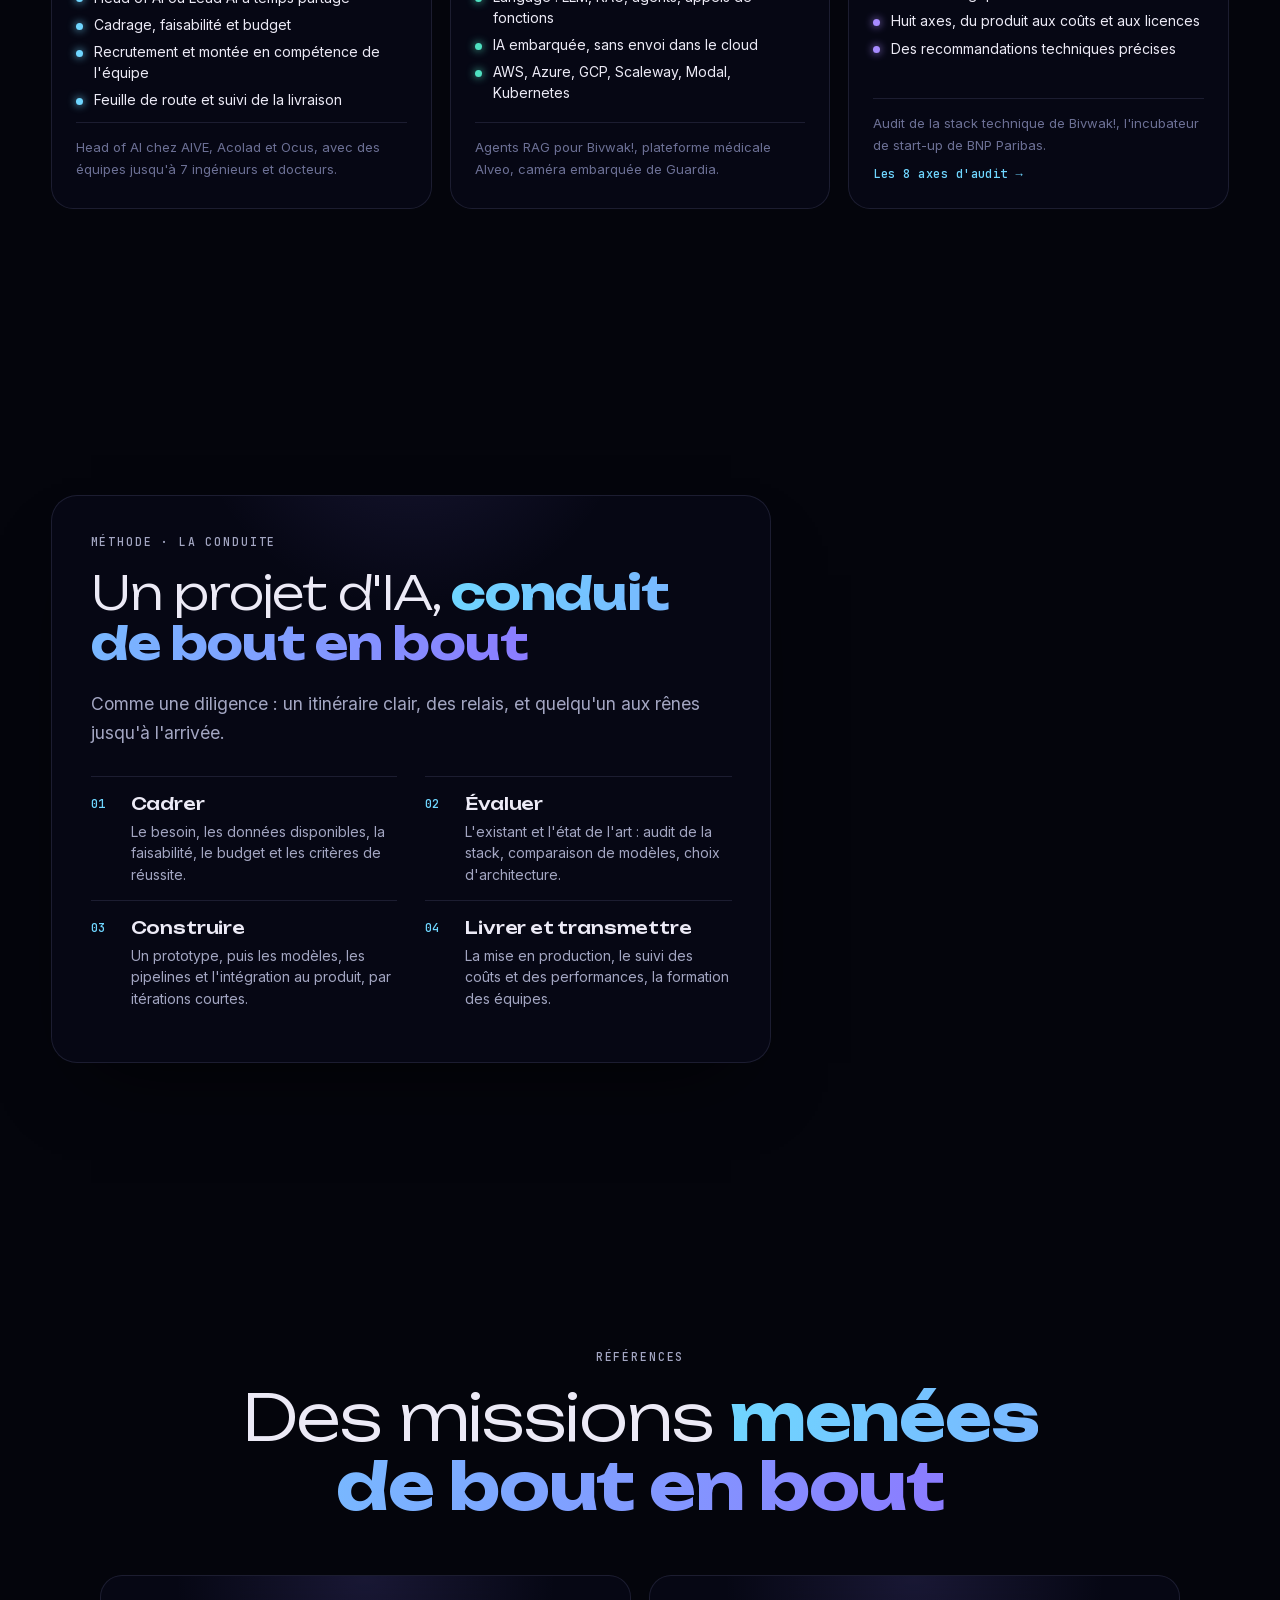
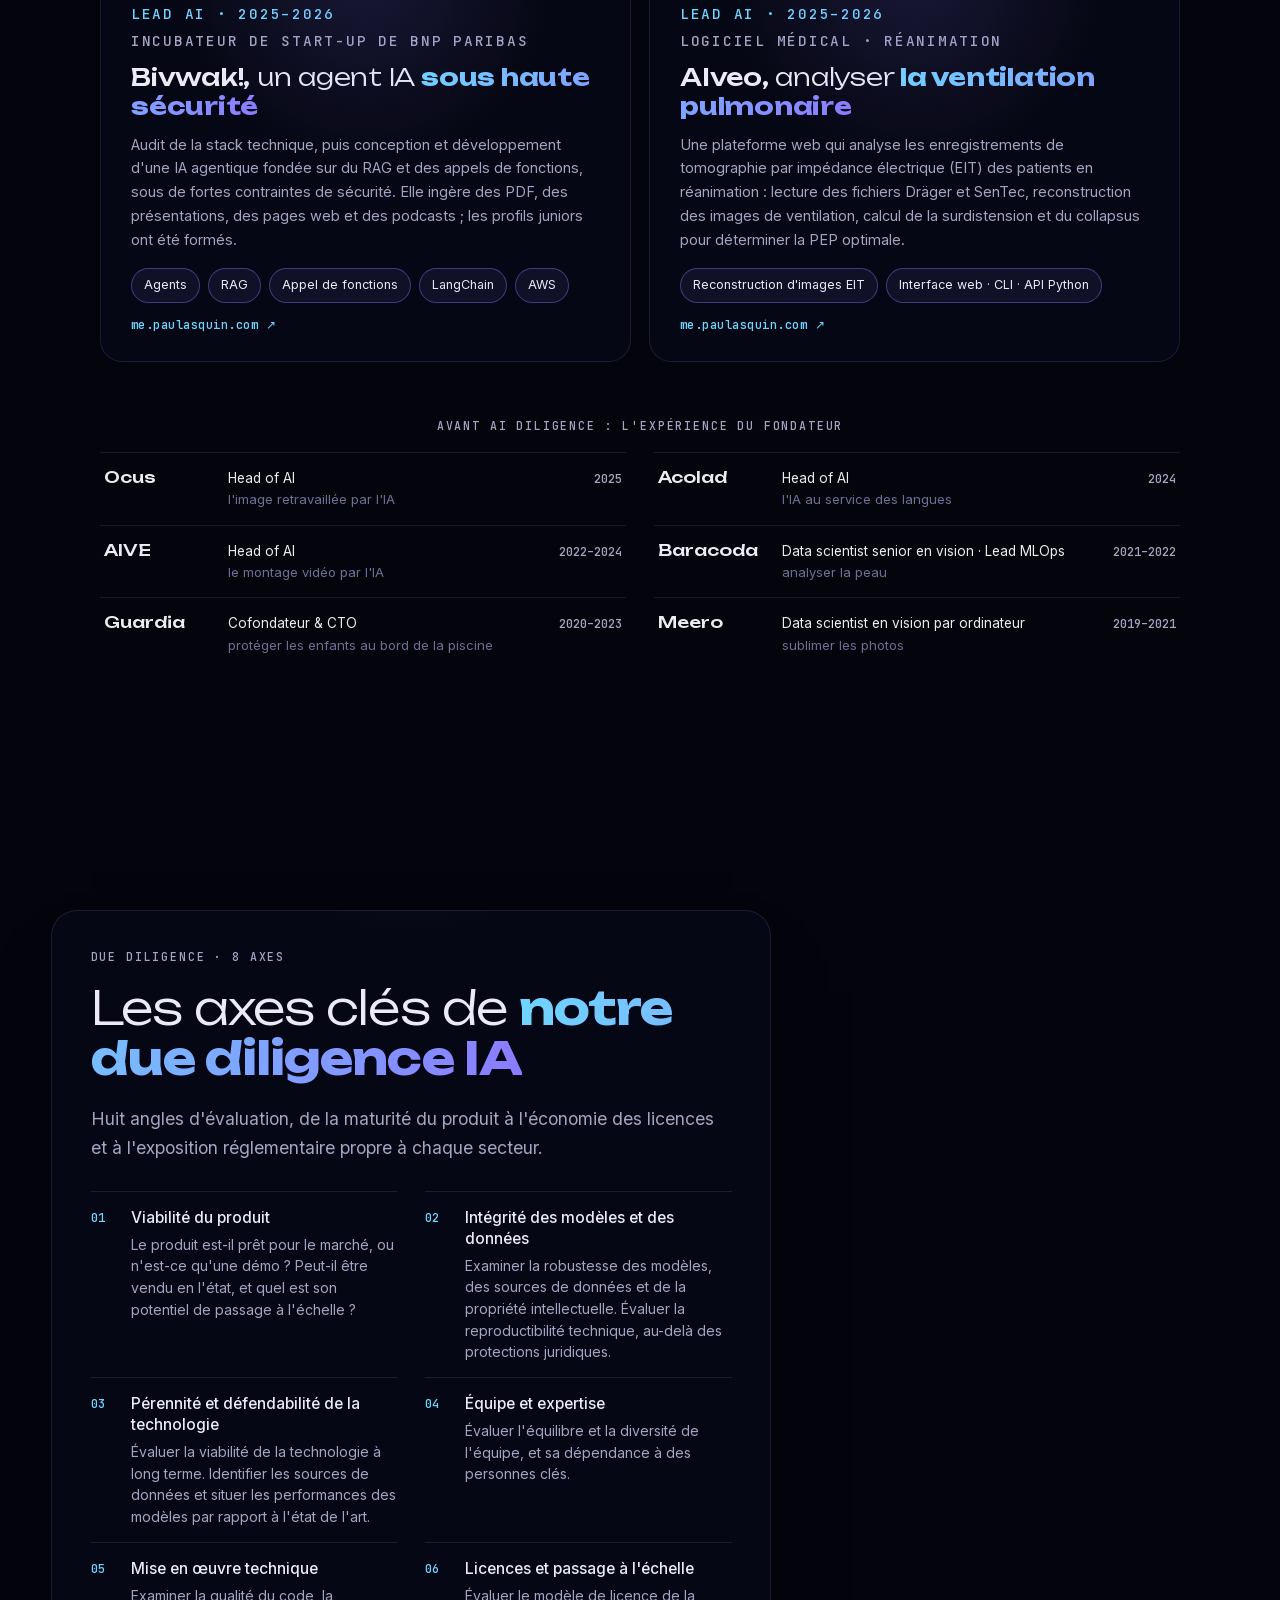
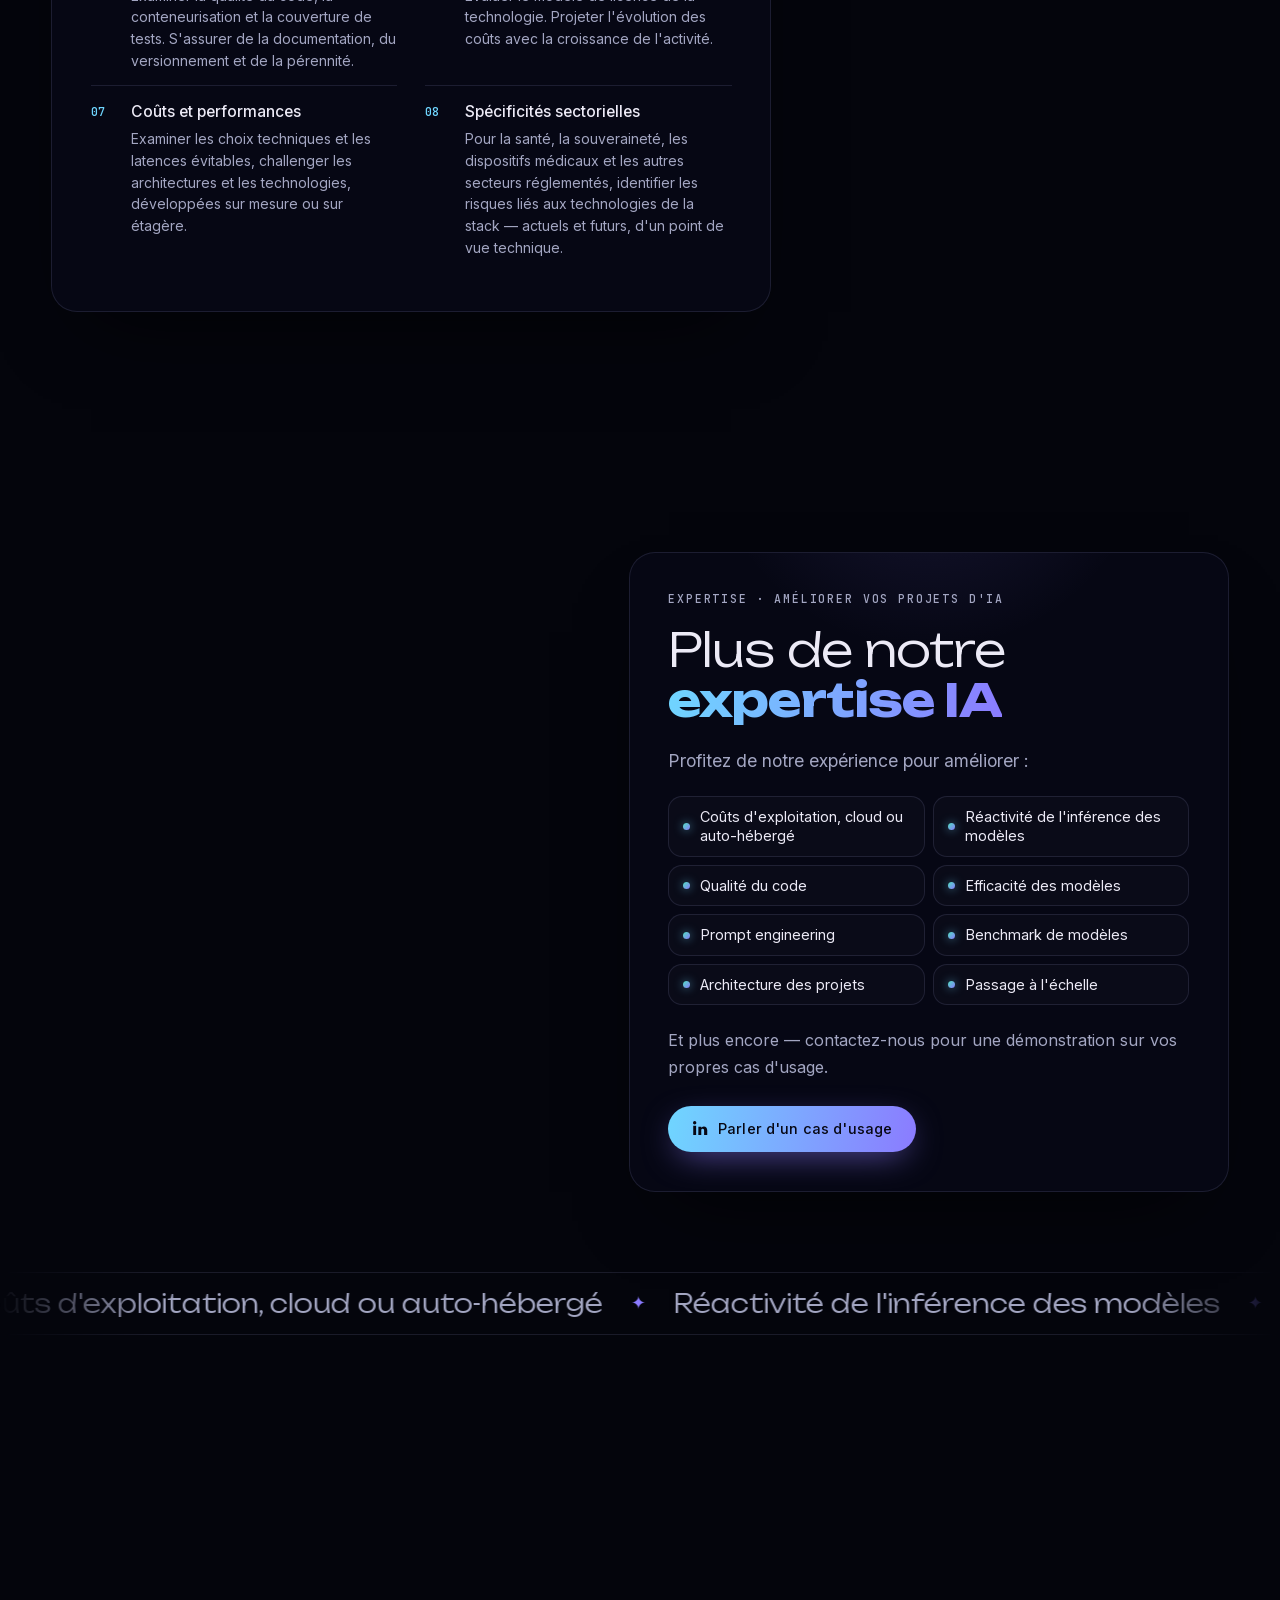
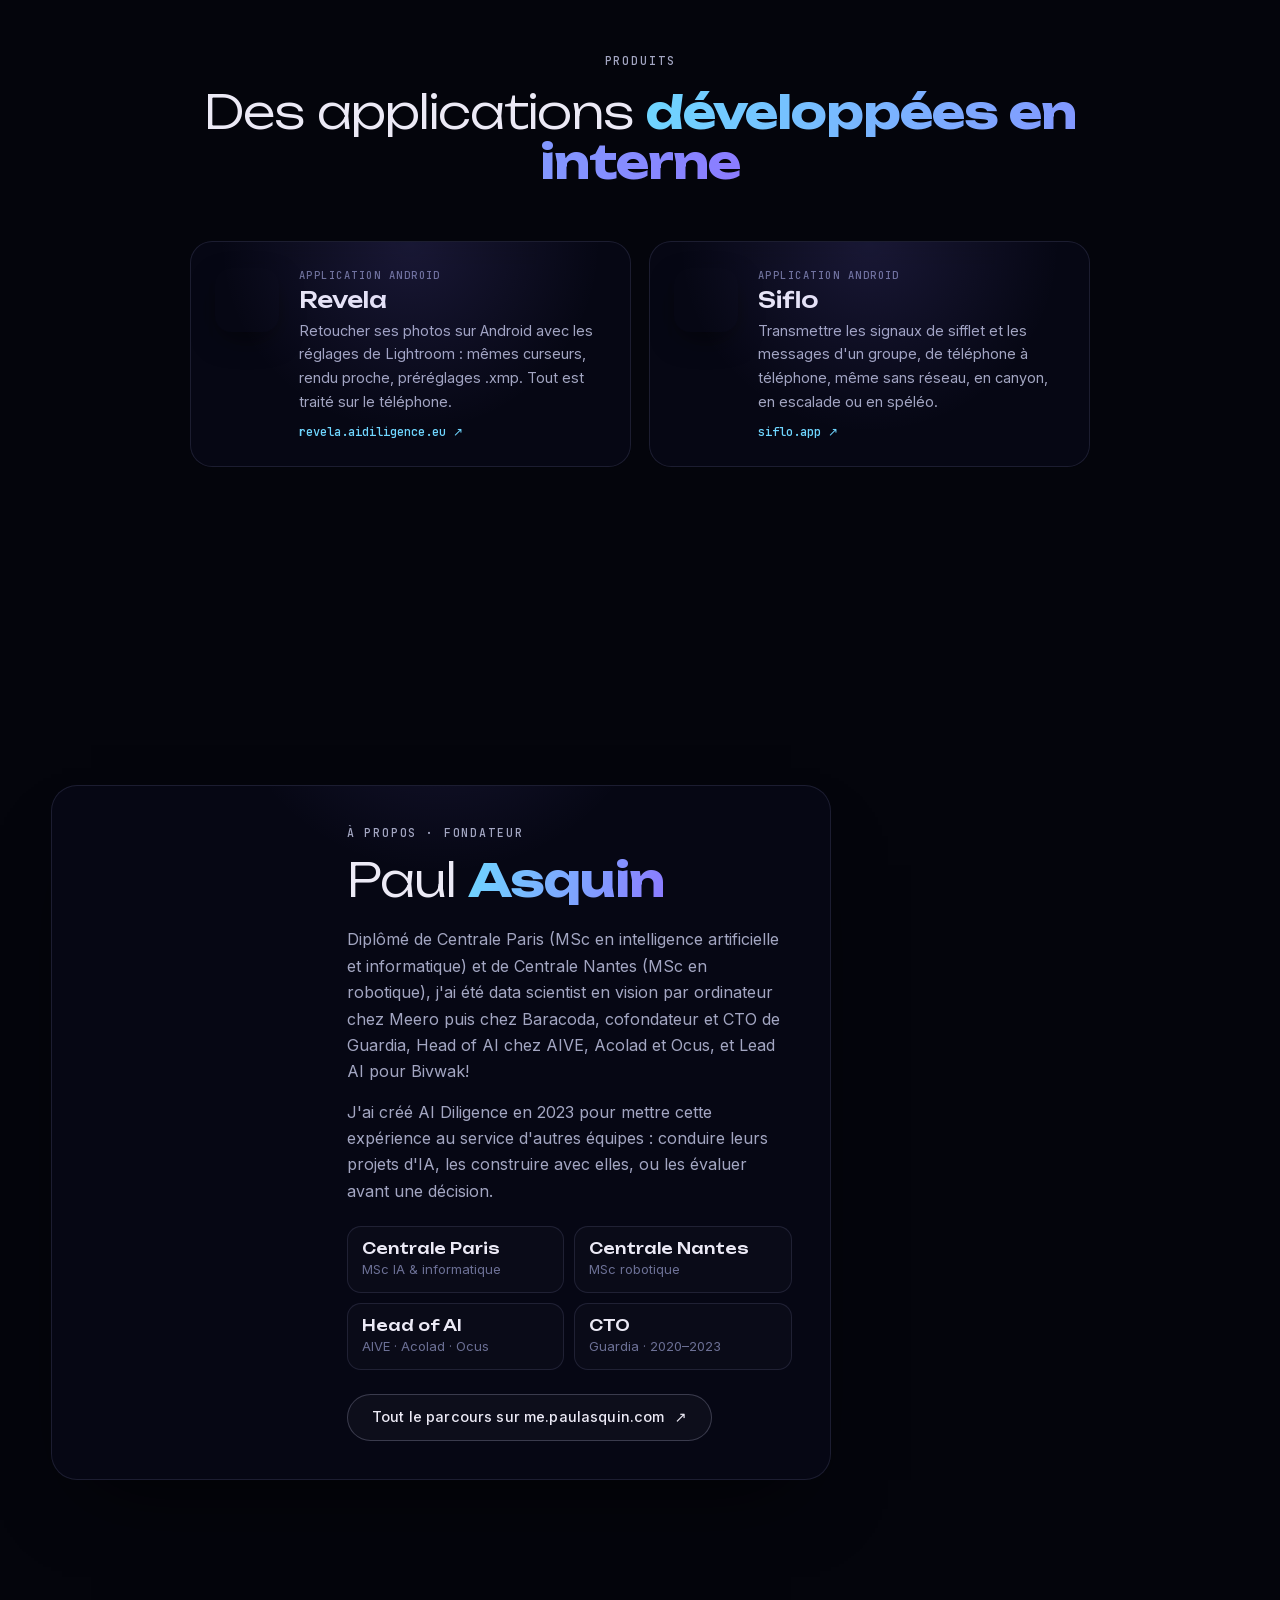
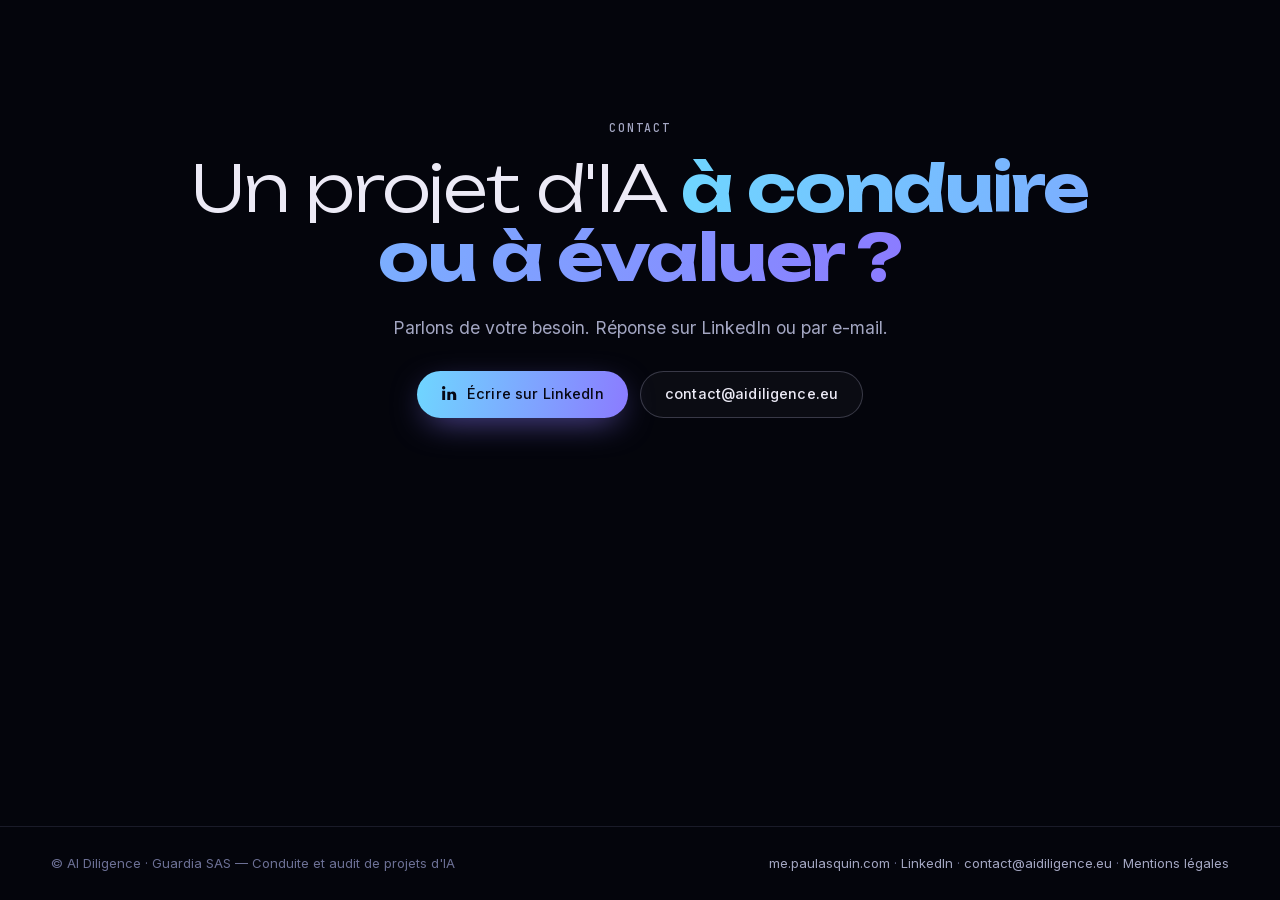
<file: about/index.html>
<!DOCTYPE html>
<html lang="en">
<head>
<meta charset="utf-8">
<title>Redirecting — AI Diligence</title>
<meta http-equiv="refresh" content="0; url=../#about">
<link rel="canonical" href="https://aidiligence.eu/about/">
<meta name="robots" content="noindex">
</head>
<body>
<p>This page has moved. <a href="../#about">Continue to AI Diligence</a>.</p>
</body>
</html>
</file>
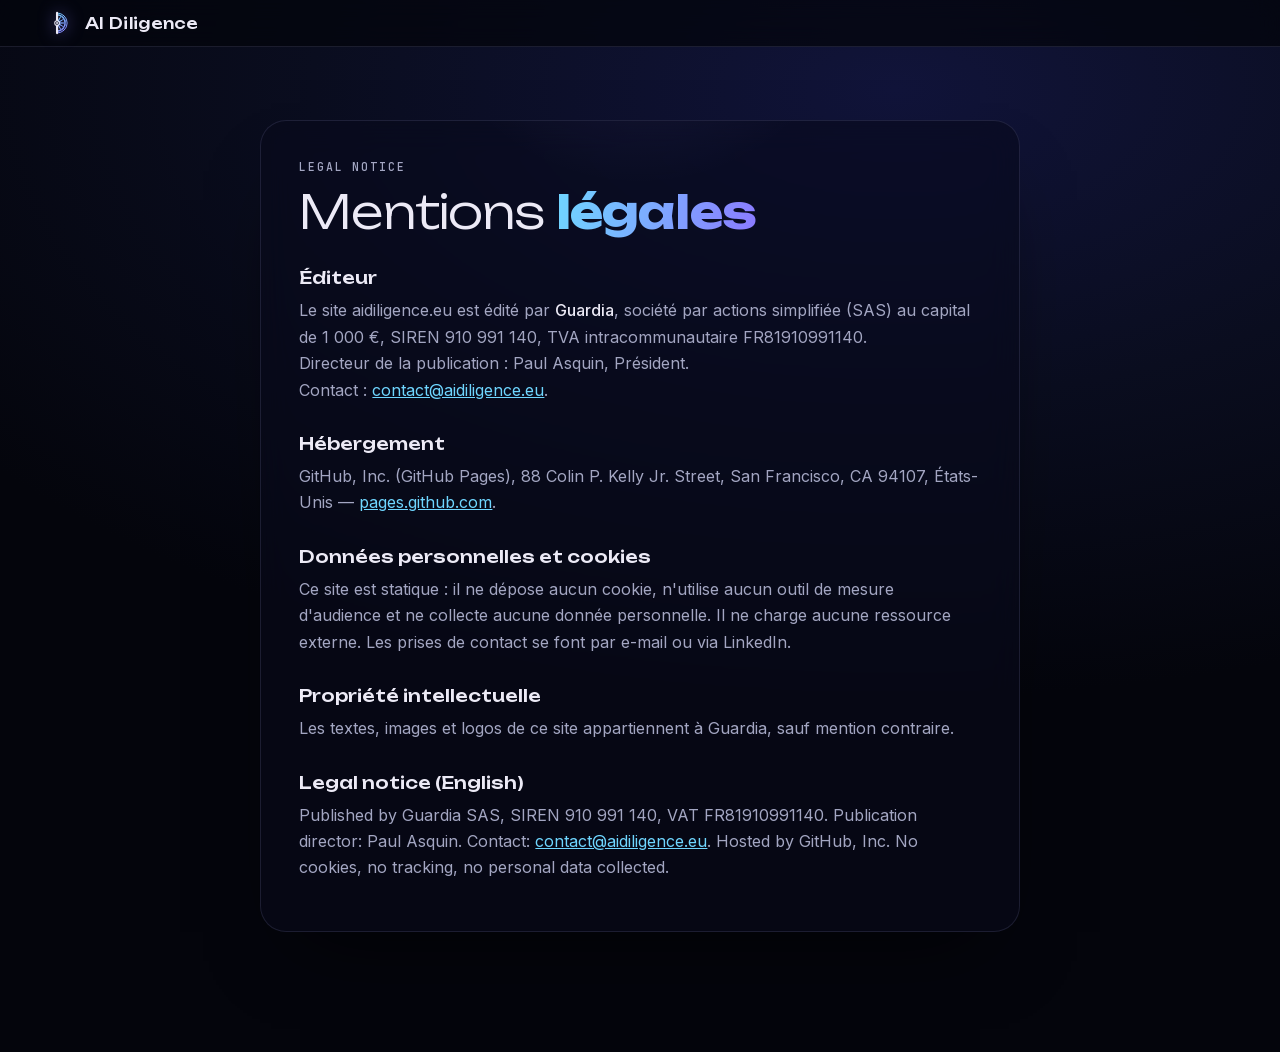
<file: legal/index.html>
<!doctype html>
<html lang="fr">
<head>
  <meta charset="utf-8">
  <meta name="viewport" content="width=device-width, initial-scale=1">
  <title>Mentions légales — AI Diligence</title>
  <meta name="description" content="Mentions légales du site aidiligence.eu, édité par Guardia SAS.">
  <meta name="theme-color" content="#04050c">
  <link rel="icon" type="image/svg+xml" href="../assets/img/favicon.svg">
  <link href="../assets/css/style.css" rel="stylesheet">
</head>
<body class="subpage">
  <nav class="topnav scrolled">
    <a href="../" class="brand"><img class="brand-mark" src="../assets/img/mark.svg" alt="" width="28" height="28">AI Diligence</a>
  </nav>
  <main>
    <section class="scene legal">
      <div class="wrap">
        <div class="card">
          <p class="kicker">Legal notice</p>
          <h1 class="title">Mentions <em>légales</em></h1>

          <h2>Éditeur</h2>
          <p>Le site aidiligence.eu est édité par <strong>Guardia</strong>, société par actions simplifiée (SAS) au capital de 1 000 €,
            SIREN 910 991 140, TVA intracommunautaire FR81910991140.<br>
            Directeur de la publication : Paul Asquin, Président.<br>
            Contact : <a href="mailto:contact@aidiligence.eu">contact@aidiligence.eu</a>.</p>

          <h2>Hébergement</h2>
          <p>GitHub, Inc. (GitHub Pages), 88 Colin P. Kelly Jr. Street, San Francisco, CA 94107,
            États-Unis — <a href="https://pages.github.com">pages.github.com</a>.</p>

          <h2>Données personnelles et cookies</h2>
          <p>Ce site est statique : il ne dépose aucun cookie, n'utilise aucun outil de mesure
            d'audience et ne collecte aucune donnée personnelle. Il ne charge aucune ressource
            externe. Les prises de contact se font par e-mail ou via LinkedIn.</p>

          <h2>Propriété intellectuelle</h2>
          <p>Les textes, images et logos de ce site appartiennent à Guardia, sauf mention
            contraire.</p>

          <h2>Legal notice (English)</h2>
          <p>Published by Guardia SAS, SIREN 910 991 140, VAT FR81910991140.
            Publication director: Paul Asquin. Contact: <a href="mailto:contact@aidiligence.eu">contact@aidiligence.eu</a>.
            Hosted by GitHub, Inc. No cookies, no tracking, no personal data collected.</p>
        </div>
      </div>
    </section>
  </main>
</body>
</html>
</file>
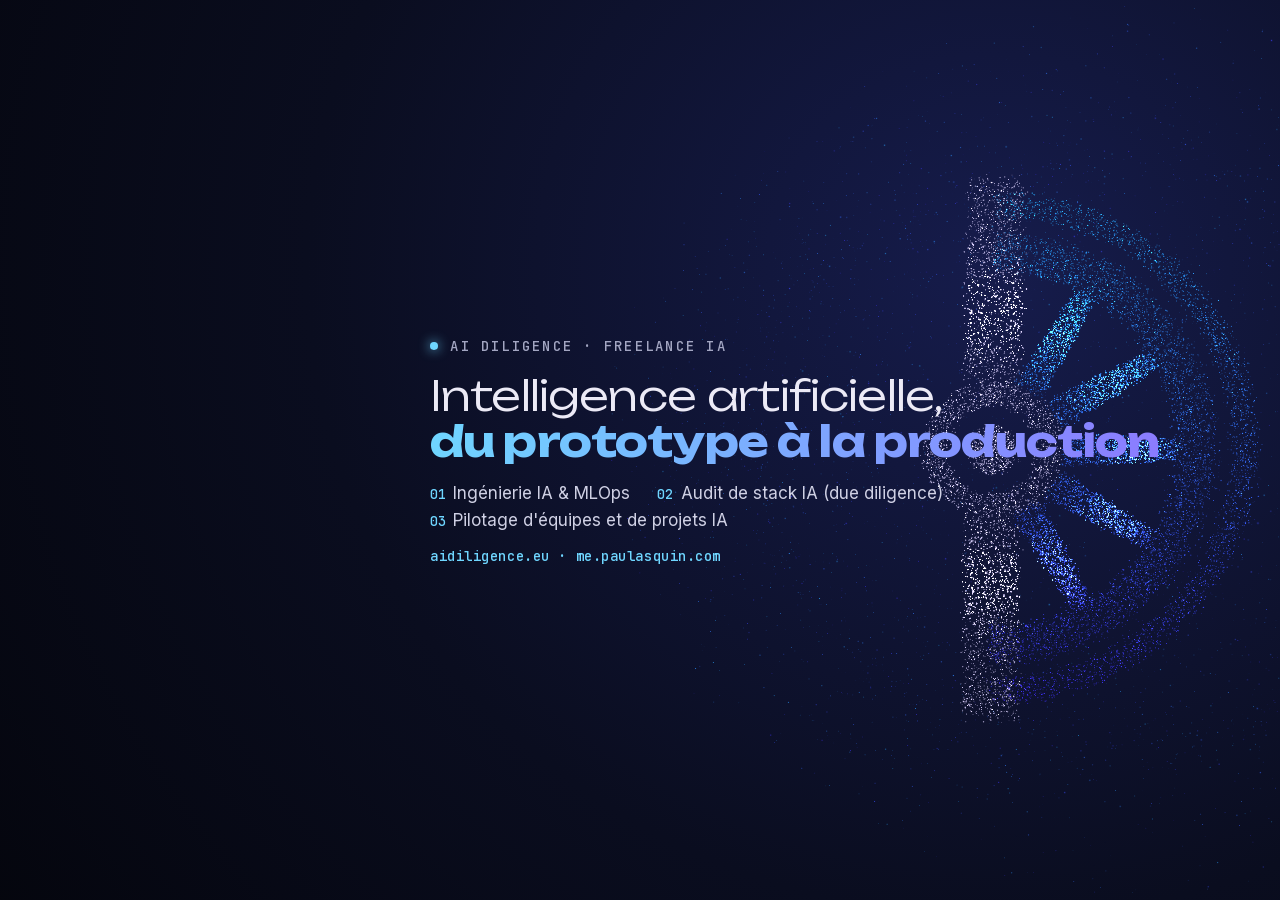
<file: tools/banner.html>
<!doctype html>
<html lang="fr">
<head>
<meta charset="utf-8">
<title>AI Diligence — LinkedIn banner</title>
<!-- Rendered by tools/banners.py: ?kind=profile|company&lang=fr|en, viewport = banner size. -->
<style>
@font-face { font-family: 'Inter'; src: url(../assets/fonts/inter-latin.woff2) format('woff2'); font-weight: 300 600; }
@font-face { font-family: 'JetBrains Mono'; src: url(../assets/fonts/jetbrainsmono-latin.woff2) format('woff2'); font-weight: 400 500; }
@font-face { font-family: 'Unbounded'; src: url(../assets/fonts/unbounded-latin.woff2) format('woff2'); font-weight: 300 700; }
html, body { margin: 0; height: 100%; overflow: hidden; }
body {
  position: relative; color: #eceaf6; font-family: 'Inter', sans-serif; -webkit-font-smoothing: antialiased;
  background: radial-gradient(120% 160% at 78% 30%, #161c4c 0%, #0a0d1f 45%, #04050c 82%);
}
canvas { position: absolute; inset: 0; width: 100%; height: 100%; }
.veil { position: absolute; inset: 0; background: radial-gradient(130% 120% at 50% 50%, transparent 60%, rgba(2, 3, 8, .6) 100%); }
.copy { position: absolute; top: 50%; transform: translateY(-50%); display: flex; flex-direction: column; }
.eyebrow { display: flex; align-items: center; font: 500 1em/1.3 'JetBrains Mono', monospace; letter-spacing: .16em; text-transform: uppercase; color: #a3a6c2; }
.eyebrow i { width: .55em; height: .55em; border-radius: 50%; background: #6fd6ff; box-shadow: 0 0 .8em #6fd6ff; margin-right: .9em; }
h1 { margin: 0; font: 300 1em/1.08 'Unbounded', sans-serif; letter-spacing: -.02em; }
h1 em { font-style: normal; font-weight: 700; background: linear-gradient(100deg, #6fd6ff, #8b7bff); -webkit-background-clip: text; background-clip: text; color: transparent; }
.services { display: flex; flex-wrap: wrap; column-gap: 1.6em; row-gap: .3em; font: 400 1em/1.3 'Inter', sans-serif; color: #cfd0e4; }
.services b { font: 500 .78em/1 'JetBrains Mono', monospace; color: #6fd6ff; margin-right: .55em; }
.links { font: 500 1em/1 'JetBrains Mono', monospace; letter-spacing: .04em; color: #6fd6ff; }

/* Personal profile, 1584 × 396: the photo covers the bottom left. */
.profile .copy { left: 430px; gap: 18px; max-width: 760px; }
.profile .eyebrow { font-size: 14px; }
.profile h1 { font-size: 42px; }
.profile .services { font-size: 17px; }
.profile .links { font-size: 14px; }
/* Company page, 1128 × 191: the page logo covers the bottom left. */
.company .copy { left: 220px; gap: 10px; max-width: 560px; }
.company .eyebrow { font-size: 10.5px; }
.company h1 { font-size: 25px; }
.company .services { font-size: 12.5px; column-gap: 1.3em; }
.company .links { font-size: 11px; }
</style>
<script type="importmap">{ "imports": { "three": "../assets/vendor/three.module.js" } }</script>
</head>
<body>
<canvas id="field"></canvas>
<div class="veil"></div>
<div class="copy">
  <div class="eyebrow"><i></i><span id="eyebrow"></span></div>
  <h1 id="title"></h1>
  <div class="services" id="services"></div>
  <div class="links" id="links"></div>
</div>
<script type="module">
import { Field } from '../assets/js/field.js';

// Copy from the site (tools/build.py) and from me.paulasquin.com.
const SERVICES = {
  fr: ['Ingénierie IA &amp; MLOps', 'Audit de stack IA (due diligence)', "Pilotage d'équipes et de projets IA"],
  en: ['AI &amp; MLOps Engineering', 'AI Stack Due Diligence Audit', 'AI Team &amp; Project Management'],
};
const COPY = {
  profile: {
    fr: { eyebrow: 'AI Diligence · Freelance IA', title: 'Intelligence artificielle,<br><em>du prototype à la production</em>', links: 'aidiligence.eu · me.paulasquin.com' },
    en: { eyebrow: 'AI Diligence · Freelance AI', title: 'Artificial intelligence,<br><em>from prototype to production</em>', links: 'aidiligence.eu · me.paulasquin.com' },
  },
  company: {
    fr: { eyebrow: 'Due diligence en intelligence artificielle', title: "Investir dans l'IA,<br><em>sur des bases solides</em>", links: 'aidiligence.eu' },
    en: { eyebrow: 'Artificial Intelligence Due Diligence', title: 'Investing in AI,<br><em>on solid ground</em>', links: 'aidiligence.eu' },
  },
};
const q = new URLSearchParams(location.search);
const kind = q.get('kind') === 'company' ? 'company' : 'profile', lang = q.get('lang') === 'en' ? 'en' : 'fr';
const c = COPY[kind][lang];
document.documentElement.lang = lang;
document.body.className = kind;
document.getElementById('eyebrow').innerHTML = c.eyebrow;
document.getElementById('title').innerHTML = c.title;
document.getElementById('services').innerHTML = SERVICES[lang].map((s, i) => `<span><b>0${i + 1}</b>${s}</span>`).join('');
document.getElementById('links').innerHTML = c.links;

// The wheel of the site's hero, pushed to the right, a pulse halfway up its spokes.
const field = new Field(document.getElementById('field'), { count: 24000, reduced: false });
// Point sizes are in pixels: smaller on these short banners, or the additive light burns the wheel white.
field.uniforms.uSize.value = kind === 'company' ? 9 : 16;
field.side = 1;
field.applyView(true);
field.holder.position.x = field.frame().hw * (kind === 'company' ? 0.74 : 0.7);
field.update(1.6, 0);
await document.fonts.ready;
requestAnimationFrame(() => { field.update(1.6, 0); document.body.dataset.ready = '1'; });
</script>
</body>
</html>
</file>
<file: assets/css/style.css>
/* AI Diligence — same visual language as paulasquin.com: dark stage, particle field, glass cards.
   Fonts and libraries are served from this repository: no external request. */

@font-face { font-family: 'Inter'; src: url(../fonts/inter-latin.woff2) format('woff2'); font-weight: 300 600; font-style: normal; font-display: swap; }
@font-face { font-family: 'JetBrains Mono'; src: url(../fonts/jetbrainsmono-latin.woff2) format('woff2'); font-weight: 400 500; font-style: normal; font-display: swap; }
@font-face { font-family: 'Unbounded'; src: url(../fonts/unbounded-latin.woff2) format('woff2'); font-weight: 300 700; font-style: normal; font-display: swap; }
:root {
  --bg: #04050c;
  --bg2: #0a0d1f;
  --fg: #eceaf6;
  --muted: #a3a6c2;
  --dim: #6c7095;
  --line: rgba(190, 190, 255, 0.12);
  --card: rgba(9, 11, 26, 0.62);
  --card-solid: rgba(8, 10, 22, 0.9);
  --accent: #8b7bff;
  --accent2: #6fd6ff;
  --display: 'Unbounded', 'Inter', system-ui, sans-serif;
  --sans: 'Inter', system-ui, -apple-system, 'Segoe UI', sans-serif;
  --mono: 'JetBrains Mono', ui-monospace, monospace;
  --gutter: clamp(16px, 4vw, 56px);
  color-scheme: dark;
}

* { box-sizing: border-box; }
html { background: var(--bg); }
html.lenis, html.lenis body { height: auto; }
.lenis.lenis-smooth { scroll-behavior: auto !important; }
body {
  margin: 0;
  color: var(--fg);
  background: radial-gradient(120% 90% at 70% 10%, #11143a 0%, var(--bg2) 38%, var(--bg) 75%) fixed;
  font: 400 16px/1.65 var(--sans);
  -webkit-font-smoothing: antialiased;
  overflow-x: hidden;
}
a { color: inherit; }
img { display: block; max-width: 100%; }
em { font-style: normal; }

/* ---------------- stage ---------------- */
.field { position: fixed; inset: 0; width: 100vw; height: 100vh; z-index: 0; pointer-events: none; }
.veil {
  position: fixed; inset: 0; z-index: 1; pointer-events: none;
  background: radial-gradient(130% 100% at 50% 50%, transparent 55%, rgba(2, 3, 8, 0.7) 100%);
}
.no-webgl .field { display: none; }
main, .topnav { position: relative; z-index: 2; }

.scroll-progress { position: fixed; top: 0; left: 0; right: 0; height: 2px; z-index: 30; }
.scroll-progress span {
  display: block; height: 100%; transform-origin: 0 50%; transform: scaleX(0);
  background: linear-gradient(90deg, #4fe0c0, #6fd6ff, #8b7bff);
}

/* ---------------- nav ---------------- */
.topnav {
  position: fixed; top: 0; left: 0; right: 0; z-index: 20;
  display: flex; align-items: center; gap: 24px;
  padding: 18px var(--gutter);
  transition: background .4s, padding .4s, border-color .4s;
  border-bottom: 1px solid transparent;
}
.topnav.scrolled {
  background: rgba(4, 5, 12, 0.72);
  backdrop-filter: blur(14px); -webkit-backdrop-filter: blur(14px);
  border-bottom-color: var(--line);
  padding-top: 12px; padding-bottom: 12px;
}
.brand { display: flex; align-items: center; gap: 10px; text-decoration: none; font: 500 15px/1 var(--display); letter-spacing: .02em; }
.brand-mark { width: 28px; height: 28px; flex: none; margin: -3px 0 -3px -4px; filter: drop-shadow(0 0 8px rgba(139, 123, 255, .5)); }
.nav-links { display: flex; align-items: center; gap: 26px; margin-left: auto; }
.nav-links a { text-decoration: none; font-size: 14px; color: var(--muted); transition: color .25s; position: relative; }
.nav-links a::after {
  content: ''; position: absolute; left: 0; right: 0; bottom: -4px; height: 1px;
  background: currentColor; transform: scaleX(0); transform-origin: right; transition: transform .35s;
}
.nav-links a:hover, .nav-links a.on { color: var(--fg); }
.nav-links a:hover::after, .nav-links a.on::after { transform: scaleX(1); transform-origin: left; }
.nav-links .nav-hub { font: 500 12px/1 var(--mono); letter-spacing: .04em; color: var(--accent2); padding-left: 22px; border-left: 1px solid var(--line); }
.nav-links .nav-hub::after { display: none; }
.lang-switch { display: flex; border: 1px solid var(--line); border-radius: 999px; padding: 3px; }
.lang-switch button {
  font: 500 11px/1 var(--mono); letter-spacing: .08em; color: var(--dim);
  background: none; border: 0; border-radius: 999px; padding: 6px 9px; cursor: pointer;
}
.lang-switch button.on { color: var(--fg); background: rgba(139, 123, 255, .22); }

/* ---------------- layout ---------------- */
.scene { position: relative; min-height: 100vh; min-height: 100svh; display: flex; flex-direction: column; justify-content: center; padding: 120px 0; }
.scene-short { min-height: 90vh; }
.wrap { width: 100%; max-width: 1280px; margin: 0 auto; padding: 0 var(--gutter); }
.wrap-right { display: flex; justify-content: flex-end; }

.kicker {
  display: flex; align-items: center; gap: 12px;
  font: 500 11.5px/1.4 var(--mono); letter-spacing: .16em; text-transform: uppercase; color: var(--muted);
  margin: 0 0 18px;
}
.title {
  font: 300 clamp(30px, 3.6vw, 50px)/1.08 var(--display); letter-spacing: -.02em; margin: 0 0 22px;
}
.title em, .ht-glow {
  font-weight: 700;
  background: linear-gradient(100deg, var(--accent2), var(--accent));
  -webkit-background-clip: text; background-clip: text; color: transparent;
}
.title-xl { font-size: clamp(34px, 5vw, 72px); text-align: center; }
.lede { font-size: 17.5px; color: var(--muted); margin: 0 0 28px; max-width: 62ch; }
.lede.center, .intro .kicker { text-align: center; justify-content: center; margin-left: auto; margin-right: auto; }

/* ---------------- hero ---------------- */
.hero-content { max-width: 640px; }
.eyebrow { display: flex; align-items: center; gap: 12px; font: 500 12px/1.4 var(--mono); letter-spacing: .14em; text-transform: uppercase; color: var(--muted); margin: 0 0 26px; }
.pulse-dot { width: 8px; height: 8px; border-radius: 50%; background: var(--accent2); box-shadow: 0 0 0 0 rgba(111, 214, 255, .6); animation: pulse 2.2s infinite; flex: none; }
@keyframes pulse { 70% { box-shadow: 0 0 0 10px rgba(111, 214, 255, 0); } 100% { box-shadow: 0 0 0 0 rgba(111, 214, 255, 0); } }
.hero-title { margin: 0 0 30px; font: 300 clamp(50px, 7.2vw, 108px)/.92 var(--display); letter-spacing: -.045em; }
.ht-line { display: block; overflow: hidden; padding-bottom: .06em; }
.ht-word { display: inline-block; }
.service-lines { list-style: none; padding: 0; margin: 0 0 22px; display: grid; gap: 2px; }
.service-lines li { display: flex; align-items: baseline; gap: 14px; padding: 9px 0; border-top: 1px solid var(--line); font: 400 clamp(15px, 1.3vw, 18px)/1.35 var(--display); letter-spacing: -.005em; }
.service-lines li:last-child { border-bottom: 1px solid var(--line); }
.sl-num { font: 500 11.5px/1 var(--mono); color: var(--accent2); }
.hero-sub { font-size: clamp(15.5px, 1.25vw, 18px); color: var(--muted); max-width: 54ch; margin: 0 0 32px; }
.hero-cta { display: flex; flex-wrap: wrap; gap: 12px; }
.hero-cta.center { justify-content: center; }
.scroll-cue { position: absolute; left: 50%; bottom: 28px; transform: translateX(-50%); display: flex; flex-direction: column; align-items: center; gap: 10px; color: var(--dim); }
.scroll-cue span { width: 1px; height: 46px; background: linear-gradient(transparent, var(--fg)); animation: cue 2.4s ease-in-out infinite; transform-origin: top; }
.scroll-cue i { font: 500 10px/1 var(--mono); letter-spacing: .25em; text-transform: uppercase; font-style: normal; }
@keyframes cue { 0% { transform: scaleY(0); } 50% { transform: scaleY(1); transform-origin: top; } 51% { transform-origin: bottom; } 100% { transform: scaleY(0); transform-origin: bottom; } }

/* ---------------- buttons ---------------- */
.btn {
  display: inline-flex; align-items: center; gap: 10px;
  padding: 15px 24px; border-radius: 999px; text-decoration: none;
  font: 500 14.5px/1 var(--sans); letter-spacing: .01em;
  transition: box-shadow .35s, background .35s, border-color .35s, color .35s;
  will-change: transform;
}
.btn svg { width: 16px; height: 16px; fill: currentColor; }
.btn-primary {
  color: #070814;
  background: linear-gradient(100deg, #6fd6ff, #8b7bff);
  box-shadow: 0 10px 34px -10px rgba(139, 123, 255, .7);
}
.btn-primary:hover { box-shadow: 0 14px 44px -8px rgba(139, 123, 255, .95); }
.btn-ghost { color: var(--fg); border: 1px solid rgba(220, 220, 255, .22); background: rgba(255, 255, 255, .03); }
.btn-ghost:hover { border-color: rgba(220, 220, 255, .5); background: rgba(255, 255, 255, .07); }
.arrow { transition: transform .3s; }
.btn:hover .arrow { transform: translate(3px, -3px); }

/* ---------------- cards ---------------- */
.card {
  position: relative; width: min(600px, 100%);
  padding: clamp(26px, 3vw, 42px);
  border-radius: 26px;
  background: var(--card);
  border: 1px solid var(--line);
  backdrop-filter: blur(16px) saturate(1.2); -webkit-backdrop-filter: blur(16px) saturate(1.2);
  box-shadow: 0 40px 80px -40px rgba(0, 0, 0, .8);
  overflow: hidden;
}
.card::before {
  content: ''; position: absolute; inset: 0; border-radius: inherit; pointer-events: none;
  background: radial-gradient(500px circle at var(--mx, 50%) var(--my, -20%), color-mix(in srgb, var(--accent) 16%, transparent), transparent 45%);
  opacity: .9; transition: opacity .4s;
}
.card > * { position: relative; }
.card-wide { width: min(720px, 100%); }
.card-cta { margin: 26px 0 0; }

/* ---------------- approach: pillars ---------------- */
.intro { max-width: 900px; margin: 0 auto; text-align: center; }
.tiles { display: grid; grid-template-columns: repeat(4, 1fr); gap: 18px; margin-top: 54px; }
.tile {
  position: relative; display: flex; flex-direction: column; gap: 10px;
  padding: 26px 24px 28px;
  border-radius: 22px; overflow: hidden; background: var(--card); border: 1px solid var(--line);
  backdrop-filter: blur(14px); -webkit-backdrop-filter: blur(14px);
  transition: border-color .4s;
  transform-style: preserve-3d;
}
.tile:hover { border-color: color-mix(in srgb, var(--accent) 45%, transparent); }
.tile::after { content: ''; position: absolute; inset: 0; pointer-events: none; background: radial-gradient(380px circle at var(--mx, 50%) var(--my, 0%), color-mix(in srgb, var(--accent) 14%, transparent), transparent 50%); }
.pillar-icon {
  display: grid; place-items: center; width: 46px; height: 46px; border-radius: 14px; margin-bottom: 8px;
  color: var(--accent); border: 1px solid color-mix(in srgb, var(--accent) 40%, transparent);
  background: color-mix(in srgb, var(--accent) 10%, transparent);
  box-shadow: 0 0 24px -6px color-mix(in srgb, var(--accent) 60%, transparent);
}
.pillar-icon svg { width: 24px; height: 24px; fill: none; stroke: currentColor; stroke-width: 1.7; stroke-linecap: round; stroke-linejoin: round; }
.tile h3 { margin: 0; font: 500 18px/1.25 var(--display); letter-spacing: -.01em; }
.tile p { margin: 0; color: var(--muted); font-size: 14.5px; }

/* ---------------- services ---------------- */
.tiles.offers { grid-template-columns: repeat(3, minmax(0, 1fr)); }
.offer { gap: 12px; }
.offer .pillar-icon { margin-bottom: 4px; }
.offer-num { position: absolute; top: 26px; right: 24px; font: 500 12px/1 var(--mono); color: var(--accent); }
.offer h3 { font-size: 20px; }
.offer-list { list-style: none; padding: 0; margin: 4px 0 0; display: grid; gap: 7px; }
.offer-list li { position: relative; padding-left: 18px; font-size: 14px; line-height: 1.45; color: var(--fg); }
.offer-list li::before { content: ''; position: absolute; left: 0; top: .55em; width: 7px; height: 7px; border-radius: 50%; background: var(--accent); box-shadow: 0 0 8px var(--accent); }
.tile p.offer-proof { margin-top: auto; padding-top: 14px; border-top: 1px solid var(--line); font-size: 13px; color: var(--dim); }
.offer-link { font: 500 12px/1 var(--mono); color: var(--accent2); text-decoration: none; letter-spacing: .04em; }
.offer-link:hover .arrow { transform: translateX(3px); }
.offer-link .arrow { display: inline-block; }

/* ---------------- method ---------------- */
.steps { list-style: none; padding: 0; margin: 0; display: grid; grid-template-columns: repeat(2, minmax(0, 1fr)); column-gap: 28px; }
.step { display: grid; grid-template-columns: 34px 1fr; column-gap: 6px; padding: 16px 0 14px; border-top: 1px solid var(--line); align-content: start; }
.step-num { grid-row: span 2; font: 500 12px/1.9 var(--mono); color: var(--accent2); }
.step h3 { margin: 0 0 5px; font: 500 17px/1.35 var(--display); letter-spacing: -.01em; }
.step p { margin: 0; color: var(--muted); font-size: 14px; line-height: 1.55; }

/* ---------------- references ---------------- */
.tiles.missions { grid-template-columns: repeat(2, minmax(0, 1fr)); max-width: 1080px; margin-left: auto; margin-right: auto; }
.mission { gap: 12px; padding: 28px 30px 30px; }
.mission-tag { display: flex; flex-wrap: wrap; gap: 6px 14px; margin: 0; font: 500 11px/1.4 var(--mono); letter-spacing: .12em; text-transform: uppercase; color: var(--dim); }
.mission-tag b { color: var(--accent2); font-weight: 500; }
.mission h3 { font: 300 24px/1.2 var(--display); }
.mission h3 em { font-style: normal; font-weight: 700; background: linear-gradient(100deg, #6fd6ff, #8b7bff); -webkit-background-clip: text; background-clip: text; color: transparent; }
.mission-name { font-weight: 500; }
.mission .chips { list-style: none; display: flex; flex-wrap: wrap; gap: 8px; padding: 0; margin: 4px 0 4px; }
.mission .chips li { font-size: 12.5px; padding: 6px 12px; border-radius: 999px; border: 1px solid rgba(139, 123, 255, .4); background: rgba(139, 123, 255, .08); }
.xp { max-width: 1080px; margin: 56px auto 0; }
.xp .kicker { justify-content: center; }
.xp-list { list-style: none; padding: 0; margin: 0; display: grid; grid-template-columns: repeat(2, minmax(0, 1fr)); column-gap: 28px; }
.xp-list a { display: grid; grid-template-columns: 110px 1fr auto; column-gap: 14px; align-items: baseline; padding: 14px 4px; border-top: 1px solid var(--line); text-decoration: none; transition: background .3s; }
.xp-list a:hover { background: rgba(255, 255, 255, .03); }
.xp-name { font: 500 16px/1.3 var(--display); }
.xp-role { font-size: 13.5px; color: var(--fg); }
.xp-what { grid-column: 2; font-size: 13px; color: var(--dim); }
.xp-year { grid-column: 3; grid-row: 1; font: 500 12px/1.3 var(--mono); color: var(--muted); }

/* ---------------- products ---------------- */
.tiles.products { grid-template-columns: repeat(2, minmax(0, 1fr)); max-width: 900px; margin-left: auto; margin-right: auto; }
.product { flex-direction: row; gap: 20px; text-decoration: none; align-items: flex-start; }
.product img { width: 64px; height: 64px; border-radius: 16px; flex: none; box-shadow: 0 10px 30px -8px rgba(0, 0, 0, .7); }
.product-body { display: flex; flex-direction: column; gap: 6px; }
.product-tag { font: 500 10.5px/1.4 var(--mono); letter-spacing: .14em; text-transform: uppercase; color: var(--dim); }
.product-name { font: 500 22px/1.1 var(--display); }
.product-text { color: var(--muted); font-size: 14.5px; }
.product-link { font: 500 12px/1 var(--mono); color: var(--accent2); margin-top: 6px; }

/* ---------------- focus areas ---------------- */
.focus { display: grid; grid-template-columns: repeat(2, minmax(0, 1fr)); column-gap: 28px; }
.focus-item { display: grid; grid-template-columns: 34px 1fr; column-gap: 6px; padding: 16px 0 14px; border-top: 1px solid var(--line); align-content: start; }
.fi-num { grid-row: span 2; font: 500 12px/1.75 var(--mono); color: var(--accent2); }
.focus-item h3 { margin: 0 0 5px; font: 500 15.5px/1.35 var(--sans); }
.focus-item p { margin: 0; color: var(--muted); font-size: 14px; line-height: 1.55; }

/* ---------------- expertise ---------------- */
.caps { list-style: none; padding: 0; margin: -8px 0 22px; display: grid; grid-template-columns: repeat(2, minmax(0, 1fr)); gap: 8px; }
.caps li {
  display: flex; align-items: center; gap: 10px; padding: 10px 14px; border-radius: 14px; font-size: 14.5px; line-height: 1.35;
  border: 1px solid var(--line); background: rgba(255, 255, 255, .02);
}
.caps li::before { content: ''; flex: none; width: 7px; height: 7px; border-radius: 50%; background: linear-gradient(135deg, #4fe0c0, #8b7bff); box-shadow: 0 0 10px rgba(111, 214, 255, .6); }
.more { color: var(--muted); margin: 0; }

.marquee { margin-top: 80px; overflow: hidden; border-top: 1px solid var(--line); border-bottom: 1px solid var(--line); padding: 18px 0; mask-image: linear-gradient(90deg, transparent, #000 12%, #000 88%, transparent); -webkit-mask-image: linear-gradient(90deg, transparent, #000 12%, #000 88%, transparent); }
.marquee-track { display: flex; align-items: center; gap: 28px; width: max-content; animation: marquee 40s linear infinite; font: 300 clamp(18px, 2vw, 26px)/1 var(--display); white-space: nowrap; color: var(--muted); }
.marquee-track b { color: var(--accent); font-weight: 400; font-size: .7em; }
@keyframes marquee { to { transform: translateX(-50%); } }

/* ---------------- about ---------------- */
.about { width: min(780px, 100%); display: grid; grid-template-columns: 220px 1fr; gap: 36px; align-items: start; }
.portrait { width: 100%; height: auto; border-radius: 18px; aspect-ratio: 3 / 4; object-fit: cover; filter: grayscale(.25) contrast(1.05); }
.about p { color: var(--muted); margin: 0 0 14px; }
.about .card-cta { margin: 24px 0 0; }
.facts { list-style: none; padding: 0; margin: 22px 0 0; display: grid; grid-template-columns: repeat(2, 1fr); gap: 10px; }
.facts li { display: flex; flex-direction: column; padding: 12px 14px; border-radius: 14px; border: 1px solid var(--line); background: rgba(255, 255, 255, .02); }
.facts b { font: 500 15px/1.3 var(--display); }
.facts span { font-size: 13px; color: var(--dim); }

/* ---------------- contact ---------------- */
.contact { padding-bottom: 0; justify-content: space-between; }
.contact .intro { margin-top: auto; margin-bottom: auto; }
.footer { display: flex; justify-content: space-between; flex-wrap: wrap; gap: 10px; padding: 26px var(--gutter); margin-top: 80px; border-top: 1px solid var(--line); font-size: 13px; color: var(--dim); }
.footer a { text-decoration: none; color: var(--muted); }
.footer a:hover { color: var(--fg); }

/* ---------------- nav logo: the wheel, which rolls in once per session ---------------- */
/* Proportions of tools/logo.py, in 128ths of the mark's box (--u). At rest it is the
   mark and the name; html.intro holds the start of the animation (assets/js/main.js). */
.brand-lockup {
  --s: 36px; --u: calc(var(--s) / 128); --k: 2.6;
  position: relative; display: flex; align-items: center; height: var(--s);
  padding-left: calc(87.25 * var(--u)); margin-left: calc(-4 * var(--u));
  transform-origin: 0 0;
}
.brand-wheel {
  position: absolute; width: calc(98.5 * var(--u)); height: calc(98.5 * var(--u));
  left: calc(-32.25 * var(--u)); top: calc(14.75 * var(--u)); overflow: visible;
  filter: drop-shadow(0 0 8px rgba(139, 123, 255, .45));
}
.brand-wheel .iw-back { opacity: 0; }
.brand-text { font: 400 calc(58 * var(--u))/1 var(--display); letter-spacing: -.02em; white-space: nowrap; }
.brand-text b {
  font-weight: 700;
  background: linear-gradient(100deg, #6fd6ff, #8b7bff);
  -webkit-background-clip: text; background-clip: text; color: transparent;
}
html.intro .brand-lockup { transform: scale(var(--k)); }
html.intro .brand-wheel { visibility: hidden; }
html.intro .brand-text { clip-path: inset(-20% -5% -20% 100%); }

/* ---------------- sub-pages: 404, legal notice ---------------- */
.subpage .topnav { opacity: 1; }
.legal .wrap { display: flex; justify-content: center; }
.legal .card { width: min(760px, 100%); }
.legal h2 { margin: 30px 0 8px; font: 500 17px/1.3 var(--display); }
.legal p { margin: 0 0 12px; color: var(--muted); }
.legal a { color: var(--accent2); }
.legal strong { color: var(--fg); font-weight: 500; }

/* ---------------- motion states ---------------- */
.is-loading .hero-content, .is-loading .nav-links, .is-loading .lang-switch { opacity: 0; }
.js .reveal { opacity: 0; transform: translateY(40px); }

/* ---------------- responsive ---------------- */
@media (max-width: 1180px) {
  .tiles, .tiles.offers { grid-template-columns: repeat(2, 1fr); max-width: 760px; margin-left: auto; margin-right: auto; }
  .nav-links { gap: 20px; }
}
@media (max-width: 980px) {
  .about { grid-template-columns: 1fr; }
  .portrait { width: 160px; }
}
@media (max-width: 860px) {
  /* Phones pay for compositing: no blur over the animated canvas. */
  .card, .tile, .topnav.scrolled { backdrop-filter: none; -webkit-backdrop-filter: none; }
  .card, .tile { background: var(--card-solid); }
  .topnav.scrolled { background: rgba(4, 5, 12, .94); }
  .nav-links { display: none; }
  .brand-lockup { --k: 1.8; }
  .lang-switch { margin-left: auto; }
  .wrap-right { justify-content: center; }
  .card { margin: 0 auto; }
  .scene { justify-content: flex-end; padding: 54vh 0 64px; }
  .scene-short, .contact { justify-content: center; padding: 120px 0 64px; }
  .hero { justify-content: flex-end; padding-bottom: 96px; }
  .hero .hero-content { background: linear-gradient(transparent, rgba(4, 5, 12, .75) 22%); padding-top: 40px; }
  .marquee { margin-top: 48px; }
  .contact .intro { margin-top: 0; }
  .legal { justify-content: flex-start; padding: 96px 0 48px; }
}
@media (max-width: 640px) {
  .tiles, .tiles.offers, .tiles.missions, .tiles.products { grid-template-columns: 1fr; }
  .focus, .caps, .steps, .xp-list { grid-template-columns: 1fr; }
  .xp-list a { grid-template-columns: 1fr auto; }
  .xp-role, .xp-what { grid-column: 1; }
  .xp-year { grid-column: 2; }
}
@media (max-width: 420px) {
  .btn { padding: 14px 18px; }
  .lede { font-size: 16px; }
}
@media (prefers-reduced-motion: reduce) {
  .marquee-track, .pulse-dot, .scroll-cue span { animation: none; }
  .js .reveal { opacity: 1; transform: none; }
}
</file>
